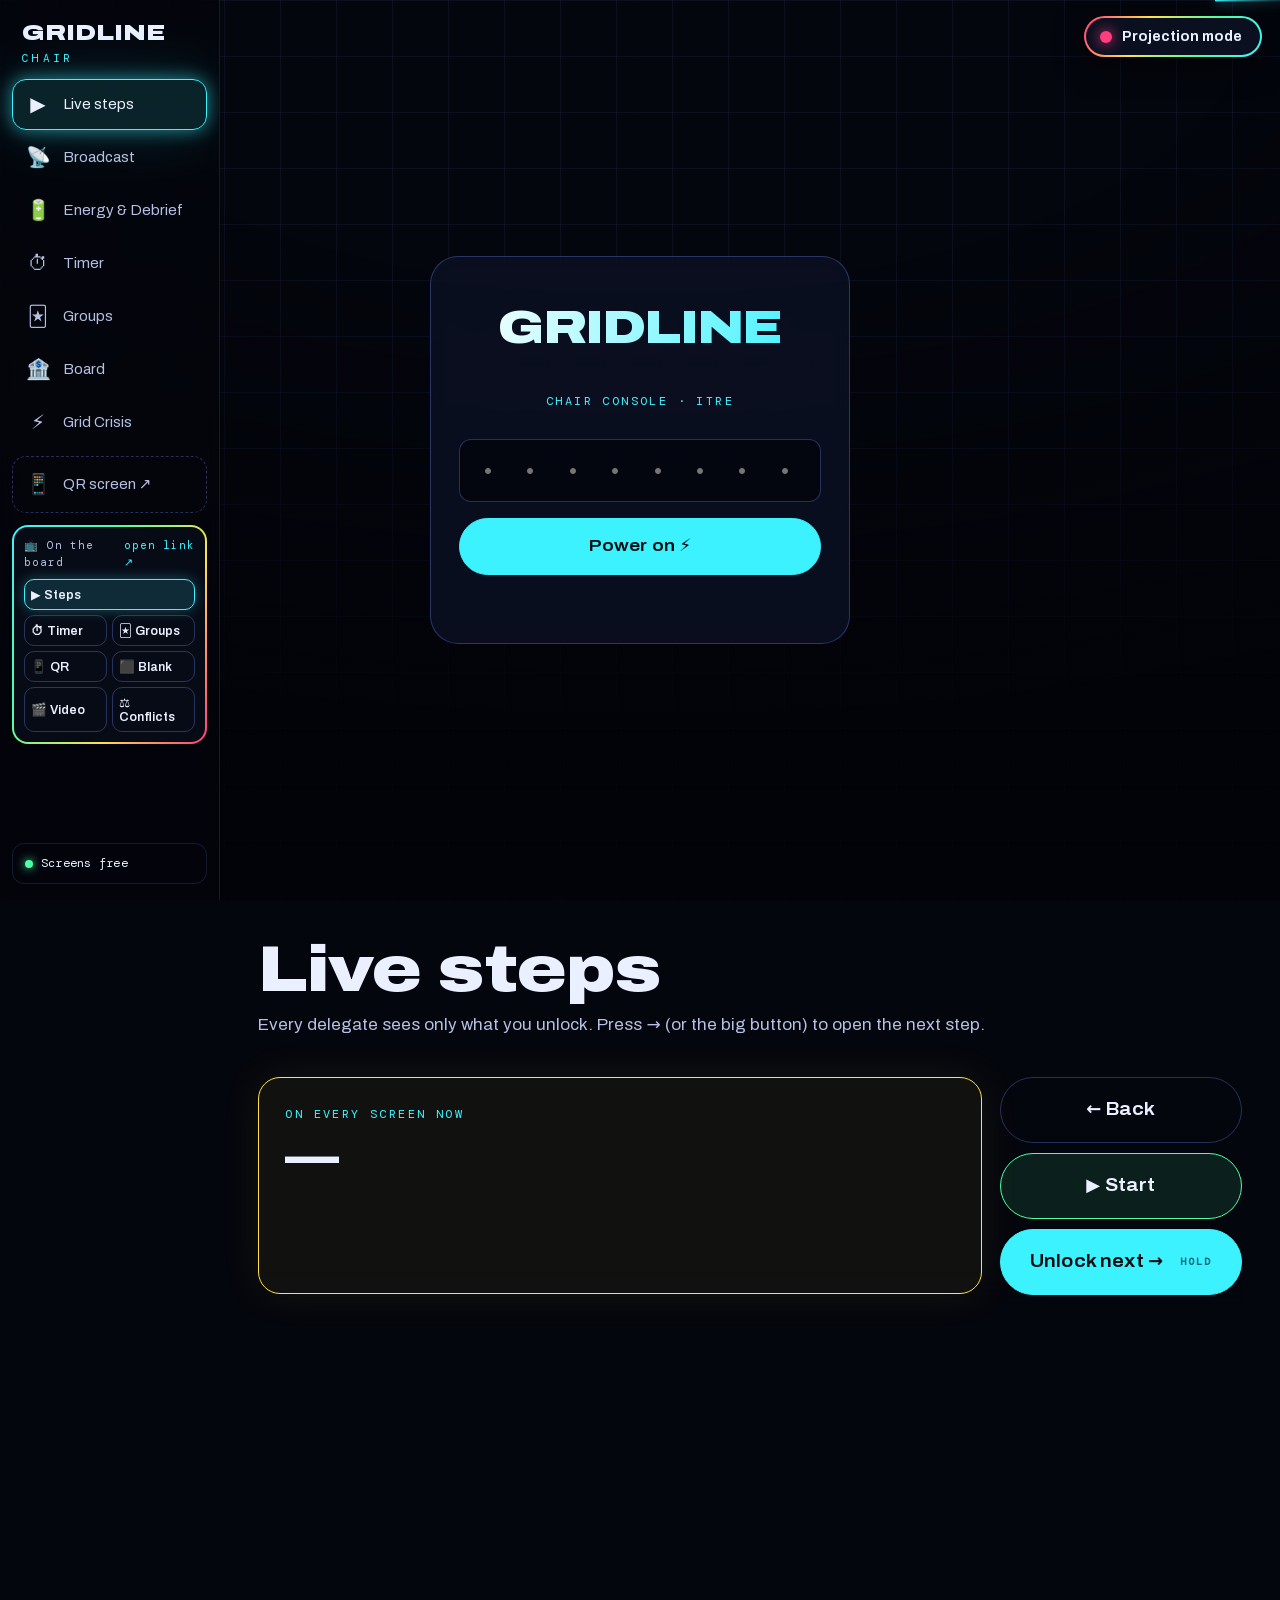
<file: chair/index.html>
<!doctype html>
<html lang="en">
<head>
<meta charset="utf-8">
<meta name="viewport" content="width=device-width, initial-scale=1, viewport-fit=cover">
<meta name="robots" content="noindex, nofollow">
<title>Gridline · Chair Console</title>
<meta name="theme-color" content="#04060d">
<link rel="icon" href="../assets/img/favicon.svg" type="image/svg+xml">
<link rel="stylesheet" href="../assets/css/fonts.css">
<link rel="stylesheet" href="../assets/css/base.css?v=2">
<link rel="stylesheet" href="chair.css?v=18">
<link rel="stylesheet" href="../assets/css/interact.css?v=9">
</head>
<body>
<canvas id="grid-bg" aria-hidden="true"></canvas>
<div class="vignette" aria-hidden="true"></div>

<!-- PIN gate -->
<div class="gate" id="gate">
  <form class="gate-box" id="gate-form" autocomplete="off">
    <div class="g-logo">GRIDLINE</div>
    <p class="mono kicker">Chair console · ITRE</p>
    <label class="sr" for="pin">Chair PIN</label>
    <input id="pin" class="pin" type="password" inputmode="text" placeholder="• • • • • • • •" autocomplete="off" maxlength="32" required>
    <button class="btn solid" type="submit">Power on ⚡</button>
    <p class="gate-err mono" id="gate-err"></p>
  </form>
</div>

<div class="app" id="app" hidden>
  <aside class="rail">
    <div class="r-brand">GRIDLINE<small class="mono">CHAIR</small></div>
    <nav class="tabs" id="tabs">
      <button data-tab="steps" class="on"><i>▶️</i><span>Live steps</span></button>
      <button data-tab="broadcast"><i>📡</i><span>Broadcast</span></button>
      <button data-tab="energy"><i>🔋</i><span>Energy &amp; Debrief</span></button>
      <button data-tab="timer"><i>⏱</i><span>Timer</span></button>
      <button data-tab="groups"><i>🃏</i><span>Groups</span></button>
      <button data-tab="board"><i>🏦</i><span>Board</span></button>
      <button data-tab="crisis"><i>⚡</i><span>Grid Crisis</span></button>
      <button data-tab="plan" data-private><i>🗓</i><span>Plan</span></button>
      <a class="qr-link" href="../qr/" target="_blank" rel="noopener"><i>📱</i><span>QR screen ↗</span></a>
    </nav>
    <div class="r-board">
      <div class="rb-h mono">📺 On the board <a href="../board/" target="_blank" rel="noopener">open link ↗</a></div>
      <div class="rb-seg" id="rb-seg">
        <button data-bm="step" class="on">▶️ Steps</button><button data-bm="timer">⏱ Timer</button><button data-bm="groups">🃏 Groups</button><button data-bm="qr">📱 QR</button><button data-bm="blank">⬛ Blank</button><button data-bm="video">🎬 Video</button><button data-bm="conflict">⚖ Conflicts</button>
      </div>
      <div class="rb-vid" id="rb-vid" hidden>
        <div class="rb-vlist"><button data-v="water">💧 Energy &amp; water</button><button data-v="eu">🇪🇺 EU in 80 s</button><button data-v="to">⚡ Topic (8 min)</button><button data-v="blackout">🌃 Lumen Valley</button><button data-v="lego">🧱 Lego method</button><button data-v="aim">🎯 Aim statement</button><button data-v="because">✍️ Because clauses</button><button data-v="who">👥 Who can act?</button><button data-v="byc">🔢 By clauses</button><button data-v="ga">🏛 How GA works</button></div>
        <div class="rb-vctl"><button data-c="play">▶</button><button data-c="pause">⏸</button><button data-c="restart">⟲</button></div>
      </div>
      <div class="rb-vid" id="rb-cf" hidden>
        <div class="rb-vlist rb-cfl"><button data-cf="all">All 4</button><button data-cf="A">A · Climate</button><button data-cf="B">B · Grid</button><button data-cf="C">C · Transparency</button><button data-cf="D">D · Binding</button></div>
      </div>
    </div>
    <div class="r-energy mono" id="r-energy" hidden>🔋 Meter open · <b>0</b></div>
    <div class="r-state mono" id="r-state"><i class="dot"></i><span>Screens free</span></div>
  </aside>

  <button class="pm-btn" id="pm-btn" type="button" aria-pressed="true"><i></i><span></span></button>
  <main class="stage">

    <!-- ===== LIVE STEPS ===== -->
    <section class="pane on" data-pane="steps">
      <header class="p-head"><h1>Live steps</h1><p>Every delegate sees only what you unlock. Press → (or the big button) to open the next step.</p></header>
      <div class="ls-top">
        <div class="ls-now" id="ls-now">
          <span class="mono kicker" id="ls-meta">On every screen now</span>
          <h2 id="ls-title">—</h2>
          <p class="mono muted" id="ls-since"></p>
        </div>
        <div class="ls-ctrl">
          <button class="btn ghost big" id="ls-prev">← Back</button>
          <button class="btn green big" id="ls-start">▶ Start</button>
          <button class="btn ghost big" id="ls-bpage" hidden>📺 Board: Continue →</button>
          <button class="btn solid big" id="ls-next">Unlock next →</button>
        </div>
      </div>
      <div class="ls-up mono" id="ls-up" data-private></div>
      <div class="ls-ia" id="ls-ia-wrap" hidden><div class="ls-ia-bar"><span class="mono">📊 Live answers for this step</span><span><button class="btn green" id="ls-ia-go">▶ Start game</button> <button class="btn ghost" id="ls-ia-clear">Clear answers</button> <button class="btn solid" id="ls-ia-full">⛶ Projector</button></span></div><div id="ls-ia"></div></div>
      <div class="ls-list" id="ls-list" data-private></div>
    </section>

    <!-- ===== ENERGY METER ===== -->
    <section class="pane" data-pane="energy" id="en-pane">
      <header class="p-head"><h1>Energy &amp; Debrief</h1><p data-private>Opens a half-circle on every phone. Delegates never see results. Results and names show only in private mode — switch with the button top right.</p></header>
      <div class="en-ctl">
        <div><span class="mono kicker">Status</span><h2 id="en-state">—</h2></div>
        <input id="en-label" maxlength="60" placeholder="Note for yourself (optional) — e.g. after lunch">
        <button class="btn solid big" id="en-open">🔋 Open on every phone</button>
        <button class="btn pink big" id="en-close" hidden>Close</button>
      </div>
      <div class="en-ctl en-dbc">
        <div><span class="mono kicker">Debrief</span><h2>🗣 1–5 on every phone</h2></div>
        <input id="db-q" maxlength="140" placeholder="Question — How was today for you?">
        <button class="btn big db-open" id="db-open">🗣 Open debrief</button>
      </div>
      <div class="en-proj" data-public-only>
        <div class="en-proj-ic">🔋</div>
        <h2 id="en-proj-t">Grab your phone — how charged are you?</h2>
        <p class="mono" id="en-proj-n"></p>
      </div>
      <div class="en-grid" data-private>
        <div class="en-card">
          <div class="en-top"><span class="mono kicker" id="en-which">—</span><span class="mono" id="en-n">0 answers</span></div>
          <svg class="en-gauge priv" viewBox="0 0 200 118" aria-hidden="true">
            <defs><linearGradient id="enGradC" x1="20" y1="0" x2="180" y2="0" gradientUnits="userSpaceOnUse">
        <stop offset="0" stop-color="#ff3d7f"/><stop offset=".28" stop-color="#ff9a3d"/><stop offset=".52" stop-color="#ffe14d"/><stop offset=".76" stop-color="#4dffa6"/><stop offset="1" stop-color="#3df2ff"/></linearGradient></defs>
            <path d="M20 100 A80 80 0 0 1 180 100" fill="none" stroke="url(#enGradC)" opacity=".16" stroke-width="18" stroke-linecap="round"/>
            <path id="en-arc" d="M20 100 A80 80 0 0 1 180 100" fill="none" stroke-width="18" stroke-linecap="round" stroke-dasharray="251.33" stroke-dashoffset="251.33"/>
            <text id="en-avg" x="100" y="96" text-anchor="middle">—</text>
          </svg>
          <div class="en-bins priv" id="en-bins"></div>
          <div class="en-binl mono"><span>🪫 0</span><span>100 ⚡</span></div>
        </div>
        <div class="en-card">
          <div class="en-top"><span class="mono kicker">Who marked what</span><span class="mono" id="en-pn"></span></div>
          <div class="en-people" id="en-people"></div>
          <p class="en-miss mono" id="en-miss"></p>
        </div>
        <div class="en-card">
          <span class="mono kicker">History (saved)</span>
          <table class="en-hist"><thead><tr><th>When</th><th>Note</th><th>n</th><th>Avg</th></tr></thead><tbody id="en-hist"></tbody></table>
        </div>
      </div>
    </section>

    <!-- ===== BROADCAST ===== -->
    <section class="pane" data-pane="broadcast">
      <header class="p-head"><h1>Broadcast</h1><p>Take over every delegate's screen. Nobody can close it — only you.</p></header>
      <div class="status-card" id="status-card">
        <div><span class="mono kicker">Now on every screen</span><h2 id="st-title">Nothing — screens are free</h2><p class="mono muted" id="st-meta"></p></div>
        <button class="btn green big" id="release" disabled>Release all screens</button>
      </div>
      <div class="presets">
        <article class="preset" data-kind="gather" style="--c:#3df2ff">
          <div class="pr-ic">🧲</div><h3>Gather in the middle</h3>
          <label class="mono">Meeting time <input type="time" id="gather-time"></label>
          <button class="btn solid send">Send</button>
        </article>
        <article class="preset" data-kind="break" style="--c:#ffe14d">
          <div class="pr-ic">⏰</div><h3>Break is over</h3><p class="muted">"Back to your seats" + voice.</p>
          <button class="btn volt send">Send</button>
        </article>
        <article class="preset" data-kind="phones" style="--c:#ff3d7f">
          <div class="pr-ic">📵</div><h3>Phones down</h3><p class="muted">"Phones down. Eyes up." + voice.</p>
          <button class="btn pink send">Send</button>
        </article>
        <article class="preset" data-kind="lock" style="--c:#9b7bff">
          <div class="pr-ic">🔒</div><h3>Lock screens</h3><p class="muted">Silent. "Eyes on the chair".</p>
          <button class="btn send" style="--c:#9b7bff">Lock</button>
        </article>
        <article class="preset wide" data-kind="custom" style="--c:#4dffa6">
          <div class="pr-ic">✍️</div><h3>Custom message</h3>
          <input id="c-title" maxlength="140" placeholder="Big text (e.g. 5 MINUTES LEFT)">
          <input id="c-body" maxlength="400" placeholder="Small text (optional)">
          <label class="mono">Time (optional) <input type="time" id="c-time"></label>
          <button class="btn green send">Send</button>
        </article>
      </div>
      <p class="mono muted small">Delegates must have the site open (tab can be in the background — it catches up when they come back). Sound plays only after they tapped "plug in" once.</p>
    </section>

    <!-- ===== TIMER ===== -->
    <section class="pane" data-pane="timer">
      <header class="p-head"><h1>Rotation timer</h1><p>Put it on the projector. Last 2 minutes = warning.</p></header>
      <div class="timer" id="timer">
        <svg viewBox="0 0 400 400" aria-hidden="true"><circle class="t-track" cx="200" cy="200" r="180"/><circle class="t-run" id="t-run" cx="200" cy="200" r="180"/></svg>
        <div class="t-mid"><div class="t-label mono" id="t-label">WRITING IN GROUPS</div><div class="t-time mono" id="t-time">20:00</div><div class="t-sub mono" id="t-sub">ready</div></div>
      </div>
      <div class="t-ctrl">
        <div class="seg" id="t-presets">
          <button data-m="10" data-l="BRAINSTORM">10</button><button data-m="3" data-l="SPLIT INTO GROUPS">3</button>
          <button data-m="20" data-l="WRITING IN GROUPS" class="on">20</button><button data-m="12" data-l="BANK · HOSPITAL · GRAVEYARD">12</button>
          <button data-m="5" data-l="BREAK">5</button><button data-m="1.5" data-l="PRESENT · 90 s">1.5</button>
        </div>
        <div class="t-btns"><button class="btn solid big" id="t-go">Start</button><button class="btn ghost" id="t-reset">Reset</button><button class="btn ghost" id="t-plus">+1 min</button><button class="btn ghost fs" data-fs="timer">⛶ Fullscreen</button></div>
      </div>
    </section>

    <!-- ===== GROUPS ===== -->
    <section class="pane" data-pane="groups">
      <header class="p-head"><h1>Random groups</h1><p>Shuffle the A/B/C/D cards. Every round, new mix.</p></header>
      <div class="g-in">
        <textarea data-private id="g-names" rows="4" placeholder="Delegate names, one per line or comma separated (saved on this device)"></textarea>
        <div class="g-side">
          <p class="mono muted" id="g-rule"></p>
          <button class="btn volt big" id="g-shuffle">Shuffle ⚡</button>
          <button class="btn solid" id="g-balanced">⚖ Balanced groups</button>
          <button class="btn ghost fs" data-fs="groups-out">⛶ Fullscreen</button>
        </div>
      </div>
      <div class="g-out" id="groups-out"></div>
    </section>

    <!-- ===== BOARD ===== -->
    <section class="pane" data-pane="board">
      <header class="p-head"><h1>Bank · Hospital · Graveyard</h1><p>Drag each idea into a box. Hospital ideas go to the next round.</p></header>
      <form class="b-add" id="b-add"><input id="b-text" maxlength="160" placeholder="Type an idea / clause and press Enter"><select id="b-grp"><option>A</option><option>B</option><option>C</option><option>D</option></select><button class="btn solid">Add</button></form>
      <div class="board" id="board">
        <div class="col inbox" data-col="inbox"><h3>📥 New <span class="n"></span></h3><div class="drop"></div></div>
        <div class="col bank" data-col="bank"><h3>🏦 Bank <span class="n"></span></h3><div class="drop"></div></div>
        <div class="col hosp" data-col="hosp"><h3>🏥 Hospital <span class="n"></span></h3><div class="drop"></div></div>
        <div class="col grave" data-col="grave"><h3>⚰️ Graveyard <span class="n"></span></h3><div class="drop"></div></div>
      </div>
      <div class="b-foot"><span class="mono muted" id="b-round">Round 1</span><button class="btn ghost" id="b-next">Next round → Hospital back to New</button><button class="btn ghost fs" data-fs="board">⛶ Fullscreen</button><button class="btn ghost pink" id="b-clear">Clear board</button></div>
    </section>

    <!-- ===== GRID CRISIS ===== -->
    <section class="pane" data-pane="crisis">
      <header class="p-head"><h1>Grid Crisis: Blackout</h1><p>Projector panel. Enter the secret MW, then reveal.</p></header>
      <div class="gc" id="gc">
        <div class="gc-top">
          <div class="gc-round mono">ROUND <b id="gc-r">1</b></div>
          <div class="gc-cap mono">CAPACITY <b id="gc-capv">100</b> MW</div>
        </div>
        <div class="gc-bar" id="gc-bar">
          <span class="seg-t" id="gc-t"></span><span class="seg-c" id="gc-c"></span>
          <i class="gc-line" id="gc-line"></i>
          <div class="gc-read mono" id="gc-read">0 MW</div>
        </div>
        <div class="gc-in">
          <label style="--c:#3df2ff"><span>TechNova draws</span><input type="number" id="gc-tin" min="0" max="200" inputmode="numeric" placeholder="MW"></label>
          <label style="--c:#ffe14d"><span>The City draws</span><input type="number" id="gc-cin" min="0" max="200" inputmode="numeric" placeholder="MW"></label>
          <button class="btn pink big" id="gc-reveal">Reveal ⚡</button>
        </div>
        <div class="gc-events">
          <span class="mono muted">Capacity events</span>
          <button data-d="-15">🔥 Heatwave −15</button><button data-d="-10">🛠 Maintenance −10</button>
          <button data-d="10">☀️ Solar noon +10</button><button data-d="20">🌬 Wind surge +20</button><button data-d="0" data-reset>↺ 100</button>
        </div>
        <div class="gc-score" id="gc-score"></div>
        <div class="gc-foot"><button class="btn ghost" id="gc-next">Next round →</button><button class="btn ghost fs" data-fs="gc">⛶ Fullscreen</button><button class="btn ghost pink" id="gc-new">New game</button></div>
      </div>
    </section>

    <!-- ===== PLAN ===== -->
    <section class="pane" data-pane="plan" data-private>
      <header class="p-head"><h1>Today's plan</h1><p id="pl-sub">Only you can see this.</p></header>
      <div class="pl-days" id="pl-days"></div>
      <div class="pl-now" id="pl-now"></div>
      <div class="pl-blocks" id="pl-blocks"></div>
      <div class="pl-cut">
        <div><h3>✂️ Cut order</h3><ol id="pl-cut"></ol></div>
        <div><h3>🛡 Never cut</h3><ul id="pl-never"></ul></div>
      </div>
    </section>
  </main>
</div>

<div class="gc-blackout" id="gc-blackout"><b>BLACKOUT</b><span class="mono">TOTAL DEMAND EXCEEDED CAPACITY</span></div>

<script>window.GL_BASE = '../';</script>
<script src="../assets/js/motion.js"></script>
<script src="../assets/js/supabase.js"></script>
<script src="../assets/js/config.js?v=1"></script>
<script src="../assets/js/fx.js?v=3"></script>
<script src="../assets/js/alert.js?v=3"></script>
<script src="../assets/js/steps.js?v=22"></script>
<script src="../assets/js/interact.js?v=12"></script>
<script src="plan.js?v=2"></script>
<script src="energy.js?v=5"></script>
<script src="chair.js?v=20"></script>
</body>
</html>
</file>
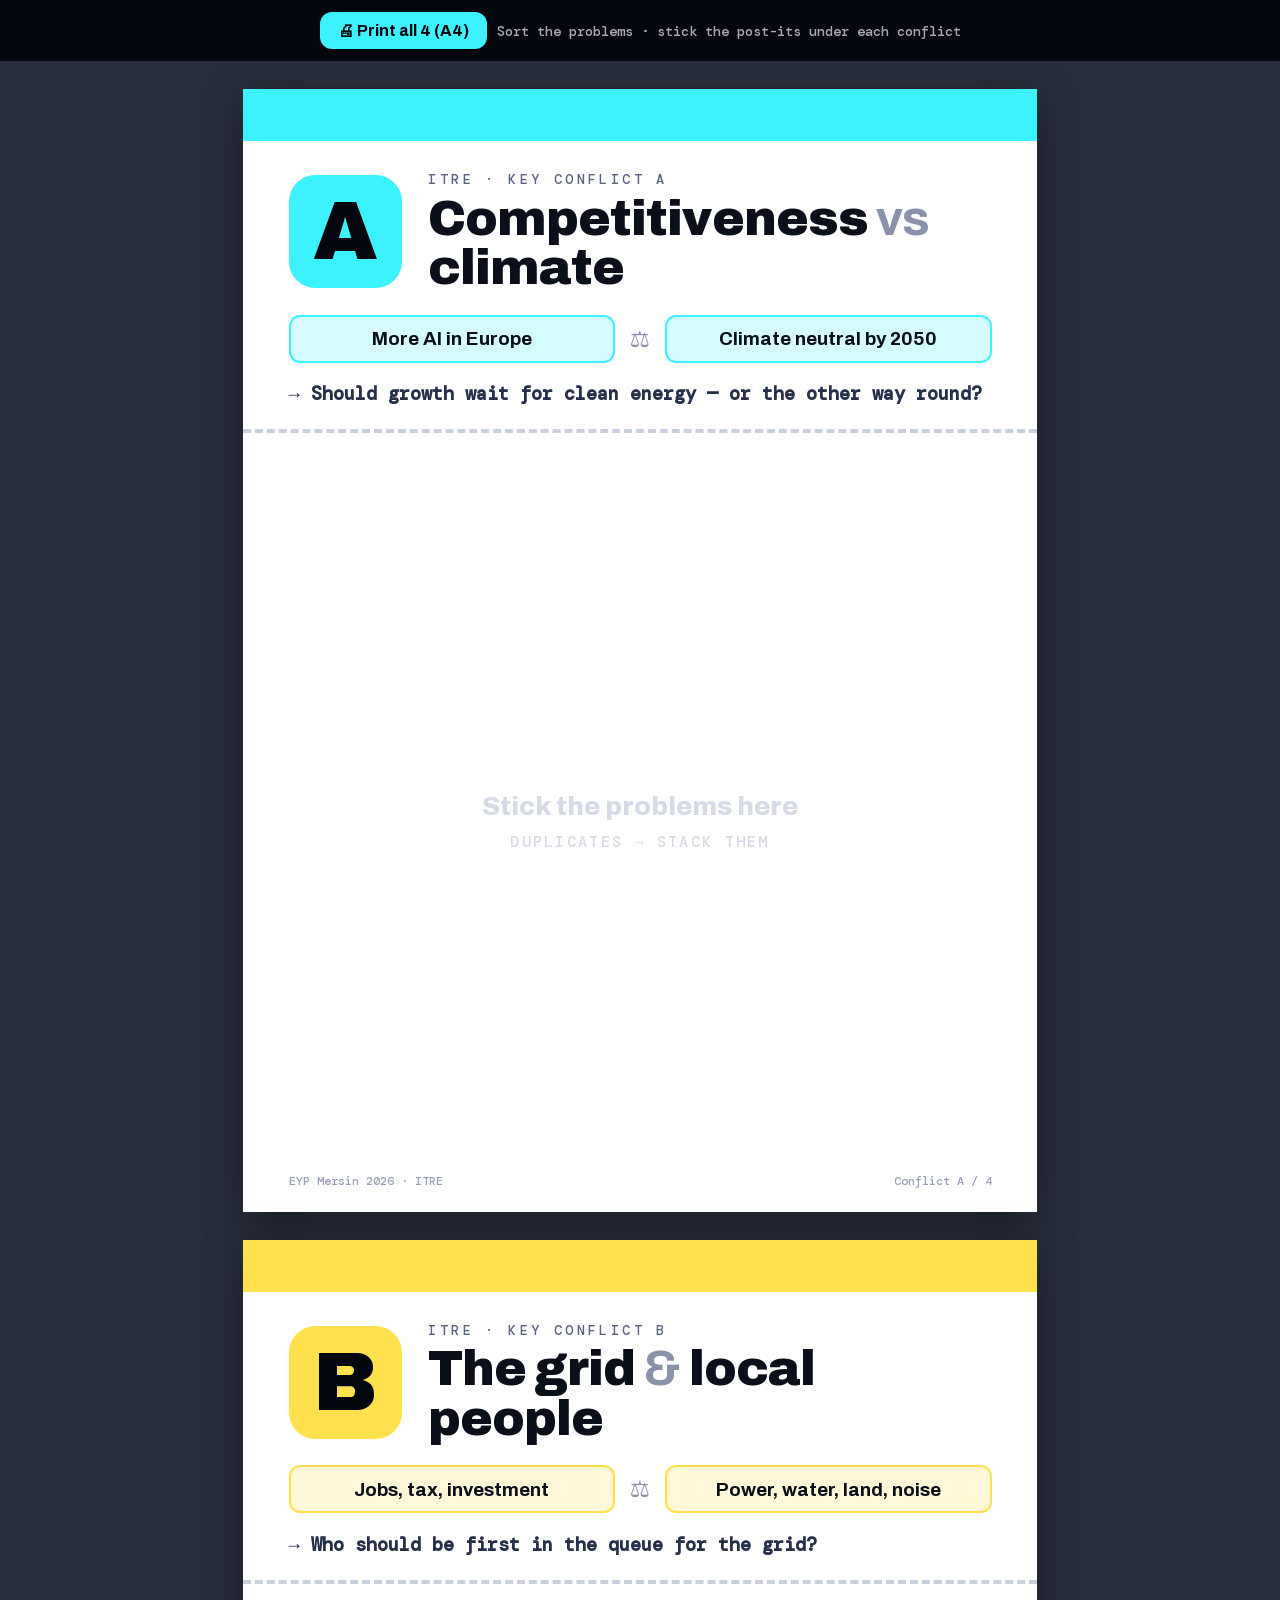
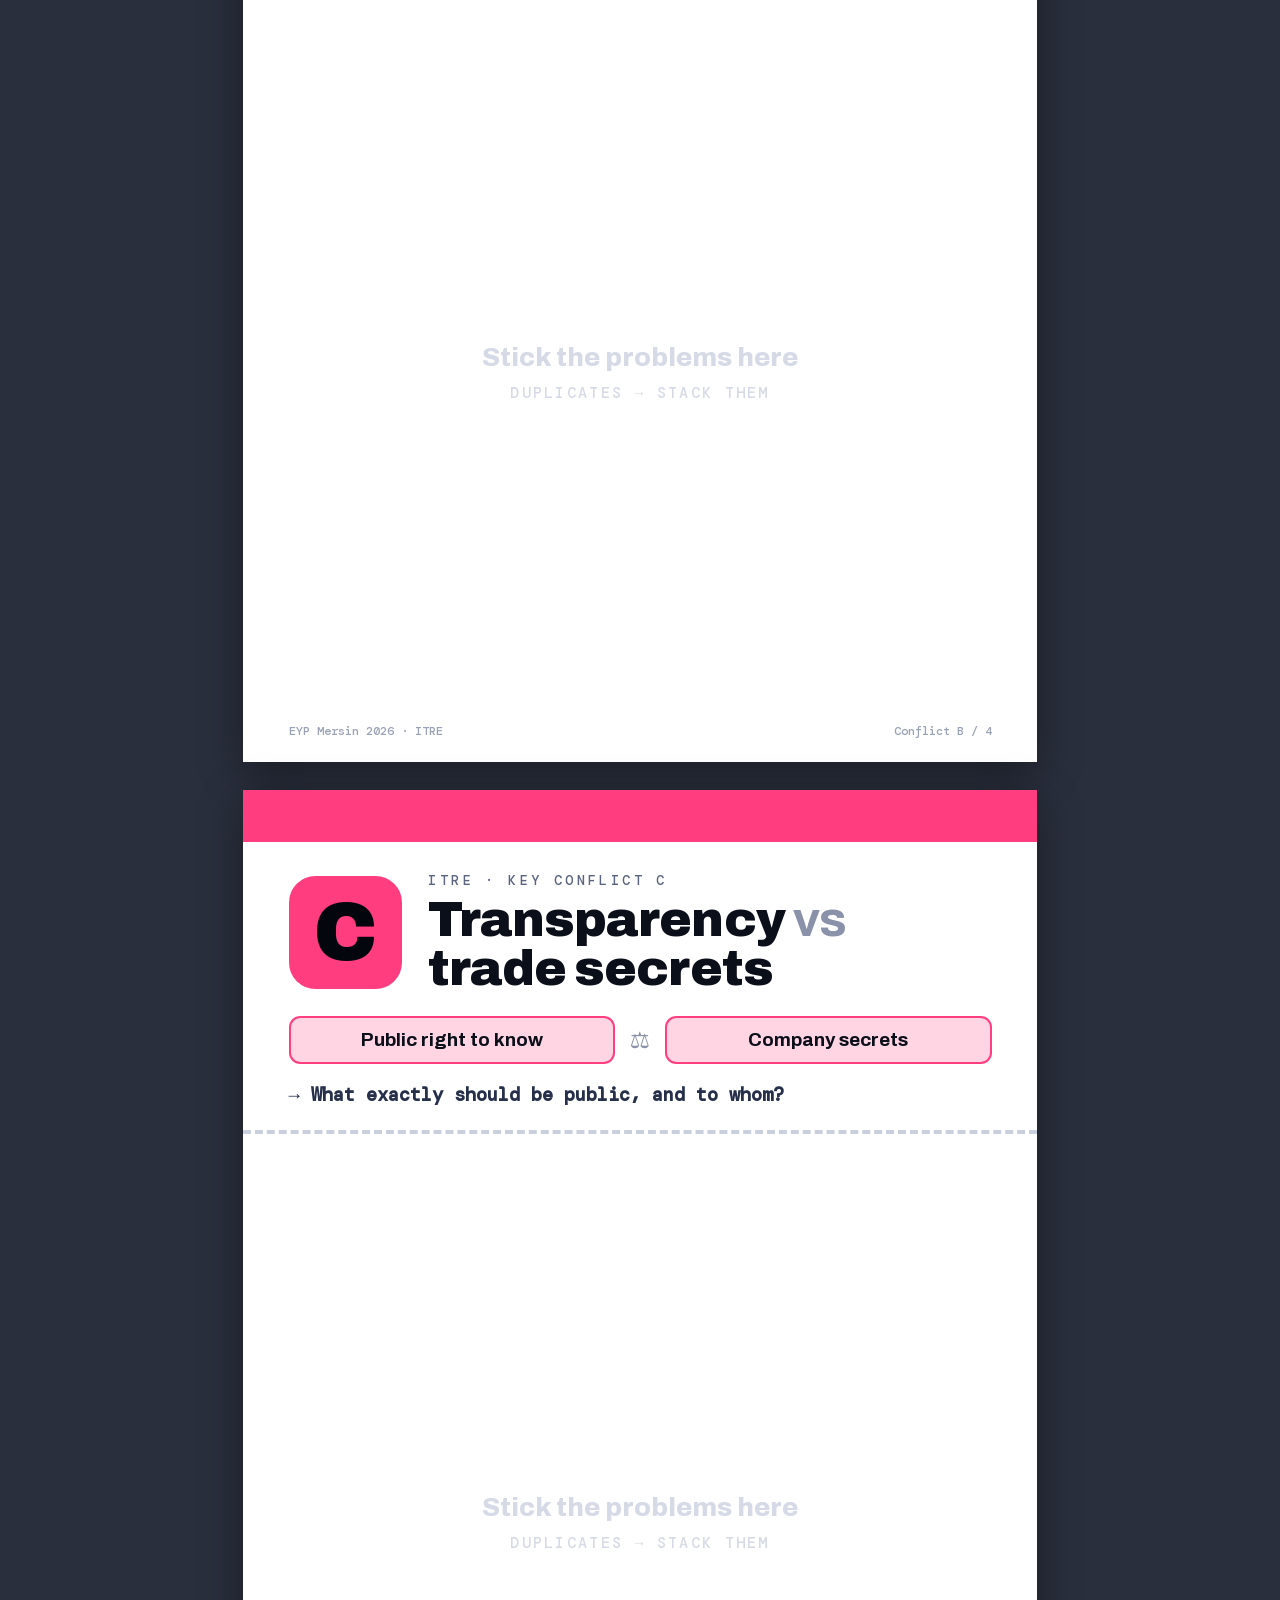
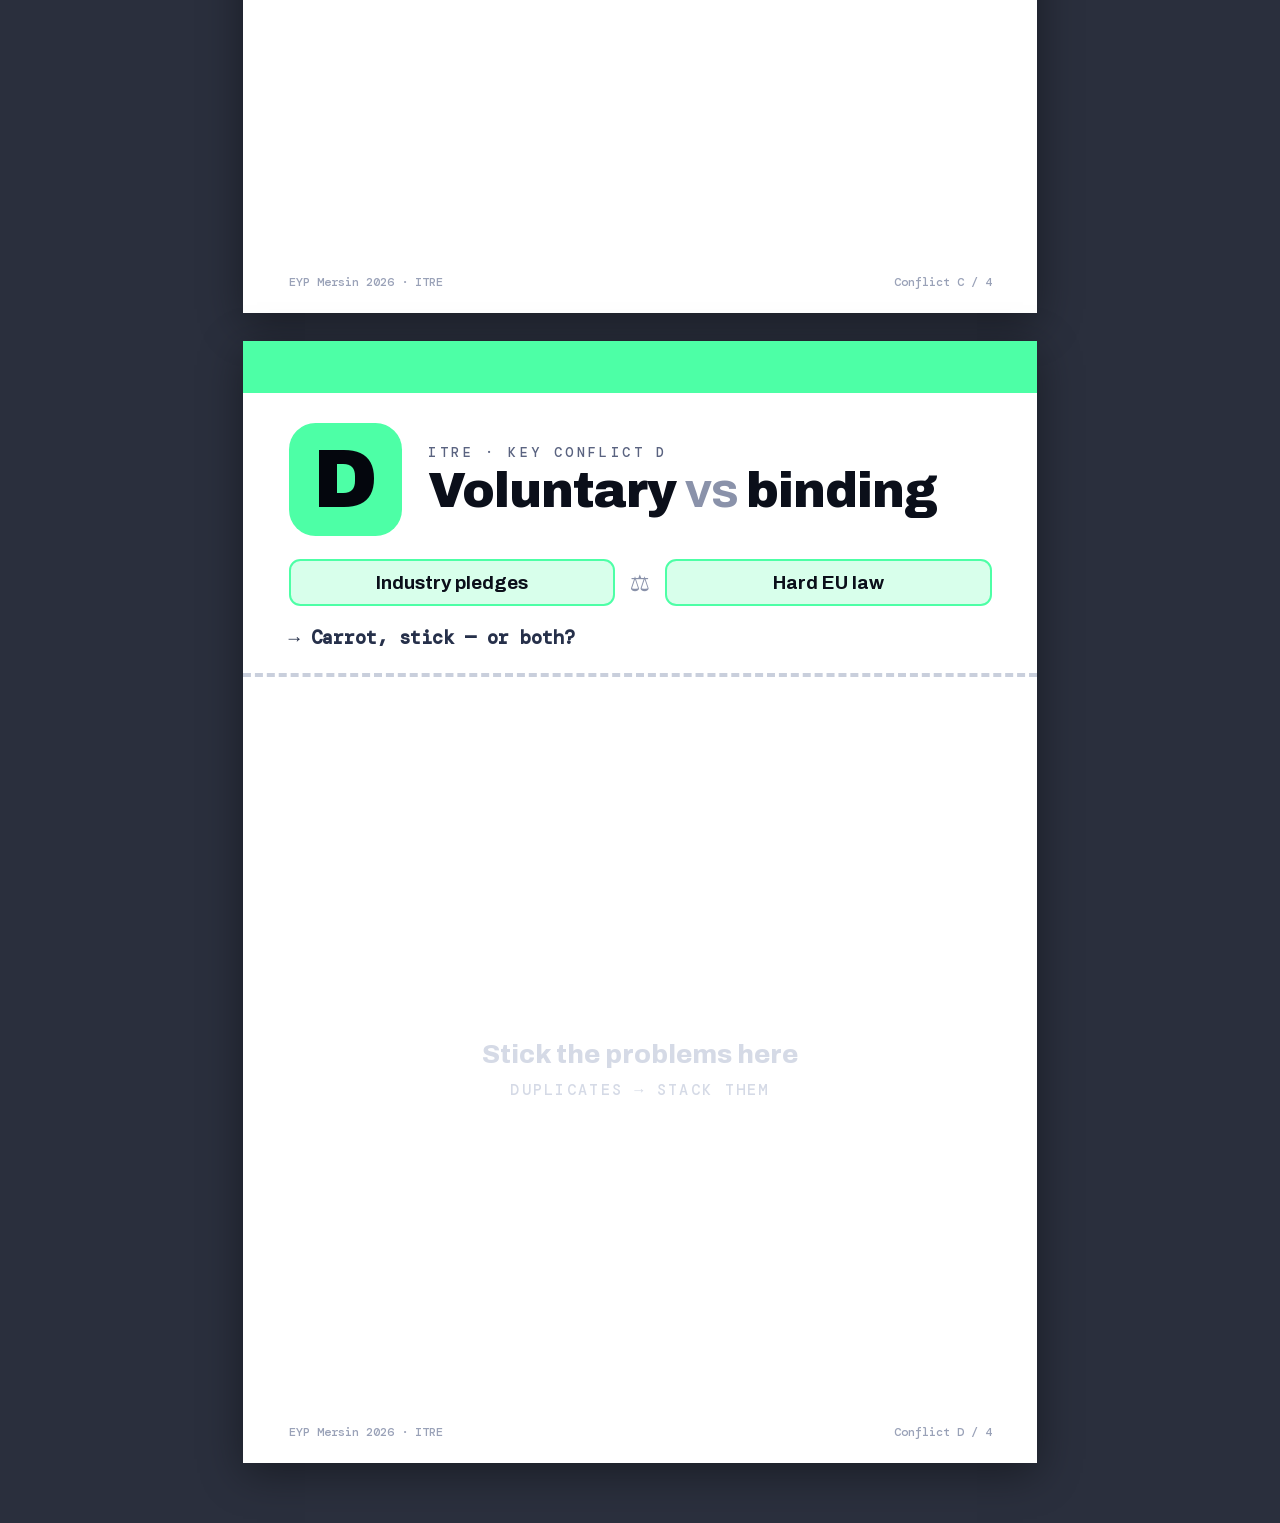
<file: conflicts/index.html>
<!doctype html>
<html lang="en">
<head>
<meta charset="utf-8">
<meta name="viewport" content="width=device-width, initial-scale=1">
<title>4 Key Conflicts · ITRE</title>
<link rel="stylesheet" href="../assets/css/fonts.css">
<style>
:root { --sans:'Archivo',system-ui,sans-serif; --mono:'DM Mono',ui-monospace,monospace; }
* { box-sizing: border-box; }
html, body { margin: 0; background: #2a2f3d; font-family: var(--sans); color: #0b0f1a; }
.bar { position: sticky; top: 0; z-index: 5; display: flex; gap: 10px; justify-content: center; align-items: center; flex-wrap: wrap; padding: 12px 16px; background: #04060d; color: #eaf0ff; font: 500 14px var(--mono); }
.bar button { font: 700 16px var(--sans); padding: 10px 18px; border-radius: 12px; border: 0; background: #3df2ff; color: #04060d; cursor: pointer; }
.bar span { opacity: .7; }
.pages { display: grid; gap: 28px; justify-content: center; padding: 28px 16px 60px; }
.page { width: 210mm; height: 297mm; max-width: calc(100vw - 32px); background: #fff; position: relative; overflow: hidden; display: flex; flex-direction: column; box-shadow: 0 10px 40px rgba(0,0,0,.4); }
.head { border-top: 14mm solid var(--c); padding: 8mm 12mm 6mm; border-bottom: 1.2mm dashed #c9cfdc; }
.top { display: flex; align-items: center; gap: 7mm; }
.letter { flex: none; width: 30mm; height: 30mm; border-radius: 7mm; background: var(--c); display: grid; place-items: center; font: 900 22mm/1 var(--sans); color: #04060d; }
.k { font: 500 3.6mm var(--mono); letter-spacing: .25em; color: #5a6380; }
h1 { margin: 1.5mm 0 0; font-size: 13mm; line-height: 1; font-weight: 900; letter-spacing: -.02em; }
h1 i { font-style: normal; color: #8a92aa; font-weight: 700; }
.beam { display: flex; align-items: center; gap: 4mm; margin-top: 6mm; font: 700 5mm var(--sans); }
.beam span { flex: 1; padding: 3mm 4mm; border-radius: 3mm; background: color-mix(in srgb, var(--c) 22%, #fff); border: .6mm solid var(--c); text-align: center; }
.beam b { font: 900 6mm var(--sans); color: #8a92aa; }
.ask { margin: 5mm 0 0; font: 600 5mm var(--mono); color: #26304a; }
.zone { flex: 1; position: relative; display: grid; place-items: center; }
.zone p { margin: 0; text-align: center; font: 800 7mm var(--sans); color: #d5dae6; }
.zone p small { display: block; margin-top: 3mm; font: 500 4mm var(--mono); letter-spacing: .15em; }
.foot { position: absolute; left: 12mm; right: 12mm; bottom: 6mm; display: flex; justify-content: space-between; font: 500 3.2mm var(--mono); color: #9aa2b8; }
@media print {
  @page { size: A4 portrait; margin: 0; }
  html, body { background: #fff; }
  .bar { display: none; }
  .pages { display: block; padding: 0; }
  .page { box-shadow: none; max-width: none; page-break-after: always; break-after: page; }
  .page:last-child { page-break-after: auto; break-after: auto; }
  * { -webkit-print-color-adjust: exact; print-color-adjust: exact; }
}
</style>
</head>
<body>
<div class="bar"><button onclick="print()">🖨 Print all 4 (A4)</button><span>Sort the problems · stick the post-its under each conflict</span></div>
<div class="pages" id="pages"></div>
<script>
const C = [
  ['A', '#3df2ff', 'Competitiveness <i>vs</i> climate', 'More AI in Europe', 'Climate neutral by 2050', 'Should growth wait for clean energy — or the other way round?'],
  ['B', '#ffe14d', 'The grid <i>&amp;</i> local people', 'Jobs, tax, investment', 'Power, water, land, noise', 'Who should be first in the queue for the grid?'],
  ['C', '#ff3d7f', 'Transparency <i>vs</i> trade secrets', 'Public right to know', 'Company secrets', 'What exactly should be public, and to whom?'],
  ['D', '#4dffa6', 'Voluntary <i>vs</i> binding', 'Industry pledges', 'Hard EU law', 'Carrot, stick — or both?'],
];
const only = (new URLSearchParams(location.search).get('c') || '').toUpperCase();
document.getElementById('pages').innerHTML = C.filter(c => !only || c[0] === only).map(([l, col, t, a, b, q]) => `
  <section class="page" style="--c:${col}">
    <div class="head">
      <div class="top"><div class="letter">${l}</div><div><div class="k">ITRE · KEY CONFLICT ${l}</div><h1>${t}</h1></div></div>
      <div class="beam"><span>${a}</span><b>⚖</b><span>${b}</span></div>
      <p class="ask">→ ${q}</p>
    </div>
    <div class="zone"><p>Stick the problems here<small>DUPLICATES → STACK THEM</small></p></div>
    <div class="foot"><span>EYP Mersin 2026 · ITRE</span><span>Conflict ${l} / 4</span></div>
  </section>`).join('');
</script>
</body>
</html>
</file>
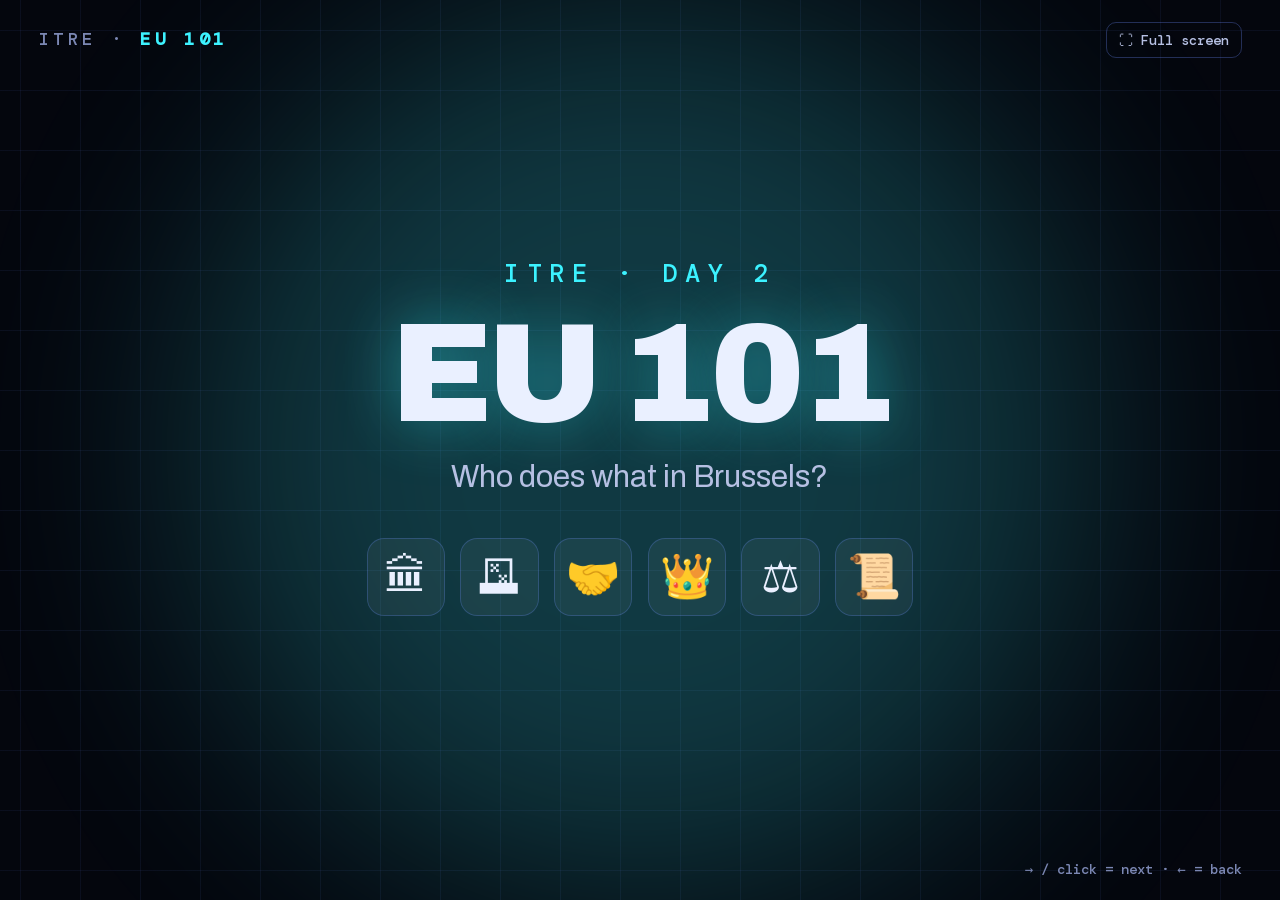
<file: eu101/index.html>
<!doctype html>
<html lang="en">
<head>
<meta charset="utf-8">
<meta name="viewport" content="width=device-width, initial-scale=1">
<title>EU 101 · ITRE</title>
<link rel="stylesheet" href="../assets/css/fonts.css">
<style>
:root { --bg:#04060d; --ink:#eaf0ff; --ink-2:#b6c0e3; --muted:#7b87b3; --cyan:#3df2ff; --volt:#ffe14d; --pink:#ff3d7f; --green:#4dffa6; --violet:#9b7bff; --orange:#ff8a3d;
  --sans:'Archivo',system-ui,sans-serif; --mono:'DM Mono',ui-monospace,monospace; }
* { box-sizing: border-box; }
html, body { margin: 0; height: 100%; background: var(--bg); color: var(--ink); font-family: var(--sans); overflow: hidden; user-select: none; -webkit-tap-highlight-color: transparent; }
body::before { content: ''; position: fixed; inset: -50%; background-image: linear-gradient(rgba(110,140,255,.07) 1px, transparent 1px), linear-gradient(90deg, rgba(110,140,255,.07) 1px, transparent 1px); background-size: 60px 60px; animation: drift 40s linear infinite; }
@keyframes drift { to { transform: translate(60px, 60px); } }
.glow { position: fixed; width: 70vmax; height: 70vmax; border-radius: 50%; filter: blur(120px); opacity: .22; background: var(--c, var(--cyan)); left: 50%; top: 50%; transform: translate(-50%, -50%); transition: background .8s; pointer-events: none; }
.slide { position: fixed; inset: 0; display: grid; place-items: center; padding: 7vh 7vw 10vh; visibility: hidden; }
.slide.on { visibility: visible; }
.top { position: fixed; left: 3vw; top: 3vh; font: 500 clamp(12px, 1.4vw, 22px) var(--mono); letter-spacing: .2em; color: var(--muted); z-index: 2; }
.top b { color: var(--c, var(--cyan)); }
.bar { position: fixed; left: 0; bottom: 0; height: 6px; background: var(--c, var(--cyan)); box-shadow: 0 0 20px var(--c, var(--cyan)); transition: width .5s cubic-bezier(.2,.8,.2,1), background .8s; z-index: 2; }
.hint { position: fixed; right: 3vw; bottom: 2.4vh; font: 500 clamp(11px, 1.1vw, 18px) var(--mono); color: var(--muted); z-index: 2; }
.fs { position: fixed; right: 3vw; top: 2.4vh; z-index: 3; background: none; border: 1px solid rgba(110,140,255,.3); color: var(--ink-2); font: 500 14px var(--mono); padding: 8px 12px; border-radius: 10px; cursor: pointer; }
/* title */
.title { text-align: center; }
.title .k { font: 500 clamp(16px, 2vw, 32px) var(--mono); letter-spacing: .3em; color: var(--cyan); }
.title h1 { margin: 2vh 0; font-size: clamp(60px, 11vw, 220px); line-height: .95; font-weight: 900; letter-spacing: -.03em; text-shadow: 0 0 60px rgba(61,242,255,.4); }
.title p { font-size: clamp(20px, 2.4vw, 44px); color: var(--ink-2); margin: 0; }
.chips { display: flex; flex-wrap: wrap; gap: 1.2vw; justify-content: center; margin-top: 5vh; max-width: 80vw; }
.chips span { font-size: clamp(26px, 3.4vw, 60px); width: 1.8em; height: 1.8em; display: grid; place-items: center; border-radius: 22%; background: rgba(255,255,255,.05); border: 1px solid rgba(110,140,255,.25); }
/* term */
.term { width: min(1500px, 100%); display: grid; grid-template-columns: auto 1fr; gap: 4vw; align-items: center; }
.ic { font-size: clamp(90px, 14vw, 280px); width: 1.35em; height: 1.35em; display: grid; place-items: center; border-radius: 28%; border: 4px solid var(--c); background: radial-gradient(circle at 35% 30%, color-mix(in srgb, var(--c) 35%, transparent), transparent 70%); box-shadow: 0 0 60px color-mix(in srgb, var(--c) 45%, transparent); animation: bob 3s ease-in-out infinite; }
@keyframes bob { 50% { transform: translateY(-14px) rotate(-3deg); } }
.no { font: 500 clamp(14px, 1.6vw, 26px) var(--mono); letter-spacing: .2em; color: var(--c); }
.term h2 { margin: 1vh 0 2vh; font-size: clamp(48px, 7vw, 140px); line-height: .98; font-weight: 900; letter-spacing: -.02em; }
.guess { font-size: clamp(24px, 3vw, 56px); color: var(--volt); font-weight: 800; }
.def { font-size: clamp(24px, 2.9vw, 54px); line-height: 1.25; font-weight: 600; color: var(--ink); margin: 0; }
.ex { margin-top: 3vh; padding: 2.2vh 2vw; border-radius: 22px; border: 2px solid color-mix(in srgb, var(--c) 60%, transparent); background: color-mix(in srgb, var(--c) 10%, transparent); font-size: clamp(20px, 2.4vw, 44px); line-height: 1.3; }
.ex b { display: block; font: 500 clamp(12px, 1.3vw, 22px) var(--mono); letter-spacing: .2em; color: var(--c); margin-bottom: .6vh; }
.hide { display: none; }
@media (max-aspect-ratio: 1/1) { .term { grid-template-columns: 1fr; text-align: center; } .ic { margin: 0 auto; } }

.sl { width: min(1550px, 100%); }
.sl .k { font: 500 clamp(14px, 1.7vw, 28px) var(--mono); letter-spacing: .22em; color: var(--c); }
.sl h2 { margin: 1.2vh 0 3vh; font-size: clamp(44px, 6.4vw, 124px); line-height: .98; font-weight: 900; letter-spacing: -.02em; }
.row { display: grid; grid-template-columns: auto 1fr; gap: 3.5vw; align-items: center; }
.pts { margin: 0; padding: 0; list-style: none; display: grid; gap: 2vh; }
.pts li { font-size: clamp(22px, 2.6vw, 50px); line-height: 1.25; font-weight: 600; padding-left: 1.3em; position: relative; }
.pts li::before { content: '▸'; position: absolute; left: 0; color: var(--c); }
.pts li b { color: var(--c); }
.grid4 { display: grid; grid-template-columns: repeat(4, 1fr); gap: 1.6vw; }
.grid3 { display: grid; grid-template-columns: repeat(3, 1fr); gap: 1.6vw; }
.card { padding: 3vh 1.6vw; border-radius: 24px; border: 3px solid var(--cc, var(--c)); background: color-mix(in srgb, var(--cc, var(--c)) 10%, transparent); box-shadow: 0 0 40px color-mix(in srgb, var(--cc, var(--c)) 25%, transparent); }
.card .e { font-size: clamp(40px, 5vw, 96px); }
.card h3 { margin: 1vh 0; font-size: clamp(24px, 2.6vw, 50px); font-weight: 900; color: var(--cc, var(--c)); }
.card p { margin: 0; font-size: clamp(16px, 1.75vw, 32px); line-height: 1.3; color: var(--ink); }
.flow { display: flex; align-items: center; justify-content: center; gap: 1.2vw; flex-wrap: nowrap; }
.flow .card { flex: 1; text-align: center; }
.arrow { font-size: clamp(30px, 4vw, 80px); color: var(--c); animation: pulse 1.4s ease-in-out infinite; }
@keyframes pulse { 50% { transform: translateX(10px); opacity: .5; } }
.title .q { max-width: 22ch; margin: 3vh auto 0; color: var(--ink); font-size: clamp(32px, 4.6vw, 88px); font-weight: 800; line-height: 1.15; }
.a { margin-top: 5vh; display: inline-block; font-size: clamp(24px, 3vw, 56px); font-weight: 900; padding: 1.6vh 2.4vw; border-radius: 22px; background: var(--c); color: #04060d; box-shadow: 0 0 60px var(--c); }
.warn { margin-top: 3vh; padding: 2vh 2vw; border-radius: 20px; border: 2px dashed var(--pink); color: var(--ink); font-size: clamp(18px, 2.1vw, 40px); }
.warn b { color: var(--pink); }
.big { font-size: clamp(80px, 13vw, 260px); font-weight: 900; line-height: .9; color: var(--c); text-shadow: 0 0 60px var(--c); }
@media (max-aspect-ratio: 4/3) { .flow { flex-wrap: wrap; } .flow .card { flex: 1 1 40%; } .flow .arrow { display: none; } .grid4 { grid-template-columns: repeat(2, 1fr); } }
[data-b] { visibility: hidden; }
.slide.on [data-b].shown { visibility: visible; }
</style>
</head>
<body>
<div class="glow"></div>
<div class="top">ITRE · <b>EU 101</b></div>
<button class="fs" id="fs">⛶ Full screen</button>
<div id="deck"></div>
<div class="bar" id="bar"></div>
<div class="hint">→ / click = next · ← = back</div>
<script src="../assets/js/motion.js"></script>
<script>
(() => {
  const COLS = ['#3df2ff', '#ffe14d', '#ff3d7f', '#4dffa6', '#9b7bff', '#ff8a3d'];
  const { animate, stagger } = window.Motion || {};
  
const SL = [
 { c: 0, h: `<div class="title"><div class="k">ITRE · DAY 2</div><h1>EU 101</h1><p>Who does what in Brussels?</p><div class="chips"><span>🏛</span><span>🗳</span><span>🤝</span><span>👑</span><span>⚖️</span><span>📜</span></div></div>` },
 { c: 1, h: `<div class="sl"><div class="k">THE BASICS</div><h2>27 countries.<br>One rulebook.</h2><div class="row"><div class="big" data-b="1">27</div><ul class="pts"><li data-b="1"><b>450 million</b> people in the European Union</li><li data-b="2">Countries share power to make <b>common laws</b></li><li data-b="3">Your resolution tells <b>EU institutions</b> what to do — so know who they are!</li></ul></div></div>` },
 { c: 0, h: `<div class="sl"><div class="row"><div class="ic">🏛</div><div><div class="k">PROPOSES</div><h2>European Commission</h2><ul class="pts"><li data-b="1">The EU's "government" — <b>27 Commissioners</b>, one per country</li><li data-b="2">The <b>only one</b> that can propose a new law</li><li data-b="3">Checks that countries <b>follow</b> EU law</li></ul></div></div></div>` },
 { c: 3, h: `<div class="sl"><div class="row"><div class="ic">🗳</div><div><div class="k">DECIDES · FOR CITIZENS</div><h2>European Parliament</h2><ul class="pts"><li data-b="1"><b>720 MEPs</b>, elected by EU citizens every 5 years</li><li data-b="2"><b>Amends</b> and <b>votes</b> on laws</li><li data-b="3">Works in committees — <b>ITRE</b> = Industry, Research &amp; Energy. That's us! ⚡</li></ul></div></div></div>` },
 { c: 1, h: `<div class="sl"><div class="row"><div class="ic">🤝</div><div><div class="k">DECIDES · FOR COUNTRIES</div><h2>Council of the EU</h2><ul class="pts"><li data-b="1"><b>Ministers</b> from all 27 countries</li><li data-b="2">Meets by topic — e.g. the <b>27 energy ministers</b></li><li data-b="3">Must <b>agree with Parliament</b> for a law to pass</li></ul></div></div></div>` },
 { c: 4, h: `<div class="sl"><div class="row"><div class="ic">👑</div><div><div class="k">SETS THE DIRECTION</div><h2>European Council</h2><ul class="pts"><li data-b="1"><b>Presidents &amp; prime ministers</b> of the 27</li><li data-b="2">Sets big goals — but <b>does not make laws</b></li></ul><div class="warn" data-b="3"><b>⚠ Don't mix up:</b> Council of the EU (ministers) · European Council (leaders) · Council of Europe (not even the EU!)</div></div></div></div>` },
 { c: 2, h: `<div class="sl"><div class="row"><div class="ic">⚖️</div><div><div class="k">THE REFEREE</div><h2>Court of Justice</h2><ul class="pts"><li data-b="1">Makes sure EU law means <b>the same everywhere</b></li><li data-b="2">Can rule against a country that <b>breaks</b> EU law</li></ul></div></div></div>` },
 { c: 0, h: `<div class="sl"><div class="k">HOW A LAW IS MADE</div><h2>From idea to law</h2><div class="flow"><div class="card" data-b="1" style="--cc:#3df2ff"><div class="e">🏛</div><h3>Commission</h3><p>proposes</p></div><div class="arrow" data-b="2">→</div><div class="card" data-b="2" style="--cc:#4dffa6"><div class="e">🗳🤝</div><h3>Parliament + Council</h3><p>amend &amp; agree</p></div><div class="arrow" data-b="3">→</div><div class="card" data-b="3" style="--cc:#ffe14d"><div class="e">📜</div><h3>EU law</h3><p>adopted</p></div><div class="arrow" data-b="4">→</div><div class="card" data-b="4" style="--cc:#ff3d7f"><div class="e">🇪🇺</div><h3>27 countries</h3><p>apply it</p></div></div></div>` },
 { c: 5, h: `<div class="sl"><div class="k">THE TOOLBOX</div><h2>What can the EU use?</h2><div class="grid4"><div class="card" data-b="1" style="--cc:#3df2ff"><div class="e">📕</div><h3>Regulation</h3><p>Applies directly in all 27, word for word. Strong.</p></div><div class="card" data-b="2" style="--cc:#ffe14d"><div class="e">🎯</div><h3>Directive</h3><p>Sets the goal; each country writes its own law. Flexible.</p></div><div class="card" data-b="3" style="--cc:#9b7bff"><div class="e">🙏</div><h3>Recommendation</h3><p>Not binding — a polite "please". Easy to agree on.</p></div><div class="card" data-b="4" style="--cc:#4dffa6"><div class="e">💶</div><h3>Funding</h3><p>EU money rewards the behaviour you want.</p></div></div></div>` },
 { c: 3, h: `<div class="sl"><div class="row"><div class="ic">⚡</div><div><div class="k">AND ENERGY?</div><h2>A shared job</h2><ul class="pts"><li data-b="1">Energy is a <b>shared competence</b>: EU + countries</li><li data-b="2">The EU sets <b>common rules &amp; targets</b> (efficiency, climate, the grid market)</li><li data-b="3">Each country still picks its own <b>energy mix</b> — nuclear, gas, wind, sun…</li></ul></div></div></div>` },
 { c: 1, quiz: 1, h: `<div class="title"><div class="k">QUIZ · WHO WOULD YOU CALL?</div><p class="q">"We need a brand-new EU law on data-centre water use."</p><div class="a" data-b="1">🏛 The Commission — only it can propose</div></div>` },
 { c: 3, quiz: 1, h: `<div class="title"><div class="k">QUIZ · WHO WOULD YOU CALL?</div><p class="q">"The 27 energy ministers have to agree."</p><div class="a" data-b="1">🤝 Council of the EU</div></div>` },
 { c: 2, quiz: 1, h: `<div class="title"><div class="k">QUIZ · WHO WOULD YOU CALL?</div><p class="q">"A country ignores an EU energy law."</p><div class="a" data-b="1">🏛 Commission → ⚖️ Court of Justice</div></div>` },
 { c: 4, h: `<div class="title"><div class="k">REMEMBER</div><h1 style="font-size:clamp(50px,7.5vw,150px)">Name the right<br>institution ✍️</h1><p>"Calls upon <b style="color:#3df2ff">the European Commission</b> to propose…"</p></div>` },
];
  const deck = document.getElementById('deck');
  const beats = [];
  SL.forEach((s, i) => {
    deck.insertAdjacentHTML('beforeend', `<section class="slide" style="--c:${COLS[s.c]}">${s.h}</section>`);
    const el = deck.lastElementChild;
    const n = Math.max(0, ...[...el.querySelectorAll('[data-b]')].map(x => +x.dataset.b));
    for (let b = 0; b <= n; b++) beats.push({ s: i, b });
  });
  const slides = [...deck.children];
  let k = -1, curS = -1;
  function go(n) {
    n = Math.max(0, Math.min(n, beats.length - 1)); if (n === k) return;
    const fwd = n > k; k = n; const { s, b } = beats[k]; const el = slides[s];
    if (s !== curS) {
      slides.forEach(x => x.classList.toggle('on', x === el)); curS = s;
      document.documentElement.style.setProperty('--c', el.style.getPropertyValue('--c'));
      if (animate) {
        animate(el.querySelectorAll('.ic, .chips span, .big'), { scale: [0.3, 1], rotate: [-20, 0], opacity: [0, 1] }, { type: 'spring', bounce: .45, delay: stagger ? stagger(.05) : 0 });
        animate(el.querySelectorAll('.k, h1, h2, .title > p, .q'), { y: [50, 0], opacity: [0, 1] }, { duration: .6, ease: [.2, .8, .2, 1], delay: stagger ? stagger(.08, { startDelay: .1 }) : 0 });
      }
    }
    el.querySelectorAll('[data-b]').forEach(x => {
      const on = +x.dataset.b <= b, was = x.classList.contains('shown');
      x.classList.toggle('shown', on);
      if (on && !was && fwd && animate) animate(x, x.classList.contains('a') || x.classList.contains('card') ? { scale: [.6, 1], opacity: [0, 1] } : { x: [-40, 0], opacity: [0, 1], filter: ['blur(6px)', 'blur(0px)'] }, x.classList.contains('a') || x.classList.contains('card') ? { type: 'spring', bounce: .45 } : { duration: .5 });
    });
    document.getElementById('bar').style.width = (k / (beats.length - 1) * 100) + '%';
    try { history.replaceState(null, '', '#' + k); } catch (e) {}
  }
  addEventListener('keydown', e => {
    if (['ArrowRight', 'ArrowDown', 'PageDown', ' ', 'Enter'].includes(e.key)) { e.preventDefault(); go(k + 1); }
    if (['ArrowLeft', 'ArrowUp', 'PageUp', 'Backspace'].includes(e.key)) { e.preventDefault(); go(k - 1); }
    if (e.key === 'Home') go(0); if (e.key === 'End') go(beats.length - 1);
  });
  addEventListener('click', e => { if (e.target.closest('.fs')) return; go(e.clientX < innerWidth * 0.25 ? k - 1 : k + 1); });
  let sx = null; addEventListener('touchstart', e => { sx = e.touches[0].clientX; }, { passive: true });
  addEventListener('touchend', e => { if (sx == null) return; const dx = e.changedTouches[0].clientX - sx; if (Math.abs(dx) > 50) { e.preventDefault(); go(k + (dx < 0 ? 1 : -1)); } sx = null; });
  document.getElementById('fs').addEventListener('click', () => { const d = document.documentElement; document.fullscreenElement ? document.exitFullscreen() : d.requestFullscreen && d.requestFullscreen(); });
  go(parseInt(location.hash.slice(1)) || 0);
})();
</script>
</body>
</html>
</file>
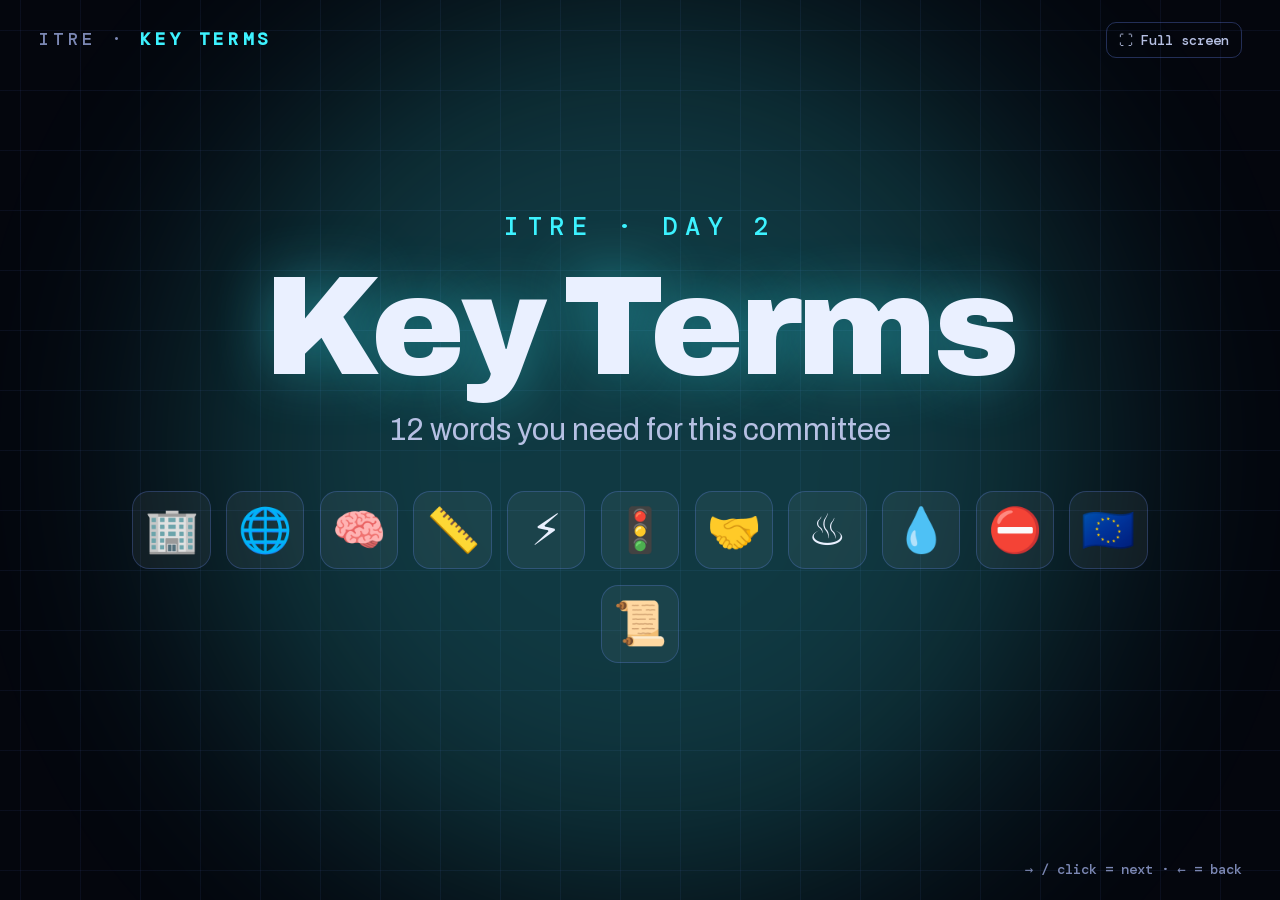
<file: terms/index.html>
<!doctype html>
<html lang="en">
<head>
<meta charset="utf-8">
<meta name="viewport" content="width=device-width, initial-scale=1">
<title>Key Terms · ITRE</title>
<link rel="stylesheet" href="../assets/css/fonts.css">
<style>
:root { --bg:#04060d; --ink:#eaf0ff; --ink-2:#b6c0e3; --muted:#7b87b3; --cyan:#3df2ff; --volt:#ffe14d; --pink:#ff3d7f; --green:#4dffa6; --violet:#9b7bff; --orange:#ff8a3d;
  --sans:'Archivo',system-ui,sans-serif; --mono:'DM Mono',ui-monospace,monospace; }
* { box-sizing: border-box; }
html, body { margin: 0; height: 100%; background: var(--bg); color: var(--ink); font-family: var(--sans); overflow: hidden; user-select: none; -webkit-tap-highlight-color: transparent; }
body::before { content: ''; position: fixed; inset: -50%; background-image: linear-gradient(rgba(110,140,255,.07) 1px, transparent 1px), linear-gradient(90deg, rgba(110,140,255,.07) 1px, transparent 1px); background-size: 60px 60px; animation: drift 40s linear infinite; }
@keyframes drift { to { transform: translate(60px, 60px); } }
.glow { position: fixed; width: 70vmax; height: 70vmax; border-radius: 50%; filter: blur(120px); opacity: .22; background: var(--c, var(--cyan)); left: 50%; top: 50%; transform: translate(-50%, -50%); transition: background .8s; pointer-events: none; }
.slide { position: fixed; inset: 0; display: grid; place-items: center; padding: 7vh 7vw 10vh; visibility: hidden; }
.slide.on { visibility: visible; }
.top { position: fixed; left: 3vw; top: 3vh; font: 500 clamp(12px, 1.4vw, 22px) var(--mono); letter-spacing: .2em; color: var(--muted); z-index: 2; }
.top b { color: var(--c, var(--cyan)); }
.bar { position: fixed; left: 0; bottom: 0; height: 6px; background: var(--c, var(--cyan)); box-shadow: 0 0 20px var(--c, var(--cyan)); transition: width .5s cubic-bezier(.2,.8,.2,1), background .8s; z-index: 2; }
.hint { position: fixed; right: 3vw; bottom: 2.4vh; font: 500 clamp(11px, 1.1vw, 18px) var(--mono); color: var(--muted); z-index: 2; }
.fs { position: fixed; right: 3vw; top: 2.4vh; z-index: 3; background: none; border: 1px solid rgba(110,140,255,.3); color: var(--ink-2); font: 500 14px var(--mono); padding: 8px 12px; border-radius: 10px; cursor: pointer; }
/* title */
.title { text-align: center; }
.title .k { font: 500 clamp(16px, 2vw, 32px) var(--mono); letter-spacing: .3em; color: var(--cyan); }
.title h1 { margin: 2vh 0; font-size: clamp(60px, 11vw, 220px); line-height: .95; font-weight: 900; letter-spacing: -.03em; text-shadow: 0 0 60px rgba(61,242,255,.4); }
.title p { font-size: clamp(20px, 2.4vw, 44px); color: var(--ink-2); margin: 0; }
.chips { display: flex; flex-wrap: wrap; gap: 1.2vw; justify-content: center; margin-top: 5vh; max-width: 80vw; }
.chips span { font-size: clamp(26px, 3.4vw, 60px); width: 1.8em; height: 1.8em; display: grid; place-items: center; border-radius: 22%; background: rgba(255,255,255,.05); border: 1px solid rgba(110,140,255,.25); }
/* term */
.term { width: min(1500px, 100%); display: grid; grid-template-columns: auto 1fr; gap: 4vw; align-items: center; }
.ic { font-size: clamp(90px, 14vw, 280px); width: 1.35em; height: 1.35em; display: grid; place-items: center; border-radius: 28%; border: 4px solid var(--c); background: radial-gradient(circle at 35% 30%, color-mix(in srgb, var(--c) 35%, transparent), transparent 70%); box-shadow: 0 0 60px color-mix(in srgb, var(--c) 45%, transparent); animation: bob 3s ease-in-out infinite; }
@keyframes bob { 50% { transform: translateY(-14px) rotate(-3deg); } }
.no { font: 500 clamp(14px, 1.6vw, 26px) var(--mono); letter-spacing: .2em; color: var(--c); }
.term h2 { margin: 1vh 0 2vh; font-size: clamp(48px, 7vw, 140px); line-height: .98; font-weight: 900; letter-spacing: -.02em; }
.guess { font-size: clamp(24px, 3vw, 56px); color: var(--volt); font-weight: 800; }
.def { font-size: clamp(24px, 2.9vw, 54px); line-height: 1.25; font-weight: 600; color: var(--ink); margin: 0; }
.ex { margin-top: 3vh; padding: 2.2vh 2vw; border-radius: 22px; border: 2px solid color-mix(in srgb, var(--c) 60%, transparent); background: color-mix(in srgb, var(--c) 10%, transparent); font-size: clamp(20px, 2.4vw, 44px); line-height: 1.3; }
.ex b { display: block; font: 500 clamp(12px, 1.3vw, 22px) var(--mono); letter-spacing: .2em; color: var(--c); margin-bottom: .6vh; }
.hide { display: none; }
@media (max-aspect-ratio: 1/1) { .term { grid-template-columns: 1fr; text-align: center; } .ic { margin: 0 auto; } }
</style>
</head>
<body>
<div class="glow" id="glow"></div>
<div class="top" id="top">ITRE · <b>KEY TERMS</b></div>
<button class="fs" id="fs">⛶ Full screen</button>
<div id="deck"></div>
<div class="bar" id="bar"></div>
<div class="hint">→ / click = next · ← = back</div>
<script src="../assets/js/motion.js"></script>
<script src="../assets/js/content.js?v=3"></script>
<script>
(() => {
  const T = window.GL_TERMS, COLS = ['#3df2ff', '#ffe14d', '#ff3d7f', '#4dffa6', '#9b7bff', '#ff8a3d'];
  const { animate, stagger } = window.Motion || {};
  const esc = s => String(s).replace(/[&<>"]/g, c => ({ '&': '&amp;', '<': '&lt;', '>': '&gt;', '"': '&quot;' }[c]));
  const deck = document.getElementById('deck');
  // every term = 3 beats: guess → definition → example
  const beats = [{ s: 0, b: 0 }];
  deck.insertAdjacentHTML('beforeend', `<section class="slide" style="--c:${COLS[0]}"><div class="title"><div class="k">ITRE · DAY 2</div><h1>Key Terms</h1><p>${T.length} words you need for this committee</p><div class="chips">${T.map(t => `<span>${t.ic}</span>`).join('')}</div></div></section>`);
  T.forEach((t, i) => {
    const c = COLS[i % COLS.length];
    deck.insertAdjacentHTML('beforeend', `<section class="slide" style="--c:${c}"><div class="term"><div class="ic">${t.ic}</div><div>
      <div class="no">TERM ${i + 1} / ${T.length}</div><h2>${esc(t.t)}</h2>
      <div class="guess">What does it mean? 🤔</div>
      <p class="def hide">${esc(t.d)}</p>
      <div class="ex hide"><b>EXAMPLE</b>${esc(t.ex)}</div></div></div></section>`);
    [0, 1, 2].forEach(b => beats.push({ s: i + 1, b }));
  });
  deck.insertAdjacentHTML('beforeend', `<section class="slide" style="--c:${COLS[3]}"><div class="title"><div class="k">YOUR TURN</div><h1>Quiz time ⚡</h1><p>Phones out — test yourself on all ${T.length} terms</p></div></section>`);
  beats.push({ s: T.length + 1, b: 0 });
  const slides = [...deck.children];
  let k = -1, curS = -1;
  function go(n) {
    n = Math.max(0, Math.min(n, beats.length - 1)); if (n === k) return;
    const fwd = n > k; k = n; const { s, b } = beats[k]; const el = slides[s];
    if (s !== curS) {
      slides.forEach(x => x.classList.toggle('on', x === el)); curS = s;
      const c = el.style.getPropertyValue('--c'); document.documentElement.style.setProperty('--c', c);
      if (animate) {
        animate(el.querySelectorAll('.ic, .chips span'), { scale: [0.3, 1], rotate: [-20, 0], opacity: [0, 1] }, { type: 'spring', bounce: .45, delay: stagger ? stagger(.04) : 0 });
        animate(el.querySelectorAll('.no, h1, h2, .k, .title p, .guess'), { y: [50, 0], opacity: [0, 1] }, { duration: .6, ease: [.2, .8, .2, 1], delay: stagger ? stagger(.08, { startDelay: .1 }) : 0 });
      }
    }
    const g = el.querySelector('.guess'), d = el.querySelector('.def'), ex = el.querySelector('.ex');
    if (g) {
      g.classList.toggle('hide', b !== 0); d.classList.toggle('hide', b < 1); ex.classList.toggle('hide', b < 2);
      if (fwd && animate && b === 1) animate(d, { y: [30, 0], opacity: [0, 1], filter: ['blur(8px)', 'blur(0px)'] }, { duration: .55 });
      if (fwd && animate && b === 2) animate(ex, { scale: [.85, 1], opacity: [0, 1] }, { type: 'spring', bounce: .4 });
      if (!fwd && animate) animate([d, ex].filter(x => !x.classList.contains('hide')), { opacity: [.4, 1] }, { duration: .3 });
    }
    document.getElementById('bar').style.width = (k / (beats.length - 1) * 100) + '%';
    try { history.replaceState(null, '', '#' + k); } catch (e) {}
  }
  addEventListener('keydown', e => {
    if (['ArrowRight', 'ArrowDown', 'PageDown', ' ', 'Enter'].includes(e.key)) { e.preventDefault(); go(k + 1); }
    if (['ArrowLeft', 'ArrowUp', 'PageUp', 'Backspace'].includes(e.key)) { e.preventDefault(); go(k - 1); }
    if (e.key === 'Home') go(0); if (e.key === 'End') go(beats.length - 1);
    if (e.key === 'f') document.documentElement.requestFullscreen && document.documentElement.requestFullscreen();
  });
  addEventListener('click', e => { if (e.target.closest('.fs')) return; go(e.clientX < innerWidth * 0.25 ? k - 1 : k + 1); });
  let sx = null; addEventListener('touchstart', e => { sx = e.touches[0].clientX; }, { passive: true });
  addEventListener('touchend', e => { if (sx == null) return; const dx = e.changedTouches[0].clientX - sx; if (Math.abs(dx) > 50) { e.preventDefault(); go(k + (dx < 0 ? 1 : -1)); } sx = null; });
  document.getElementById('fs').addEventListener('click', () => { const d = document.documentElement; document.fullscreenElement ? document.exitFullscreen() : d.requestFullscreen && d.requestFullscreen(); });
  go(parseInt(location.hash.slice(1)) || 0);
})();
</script>
</body>
</html>
</file>
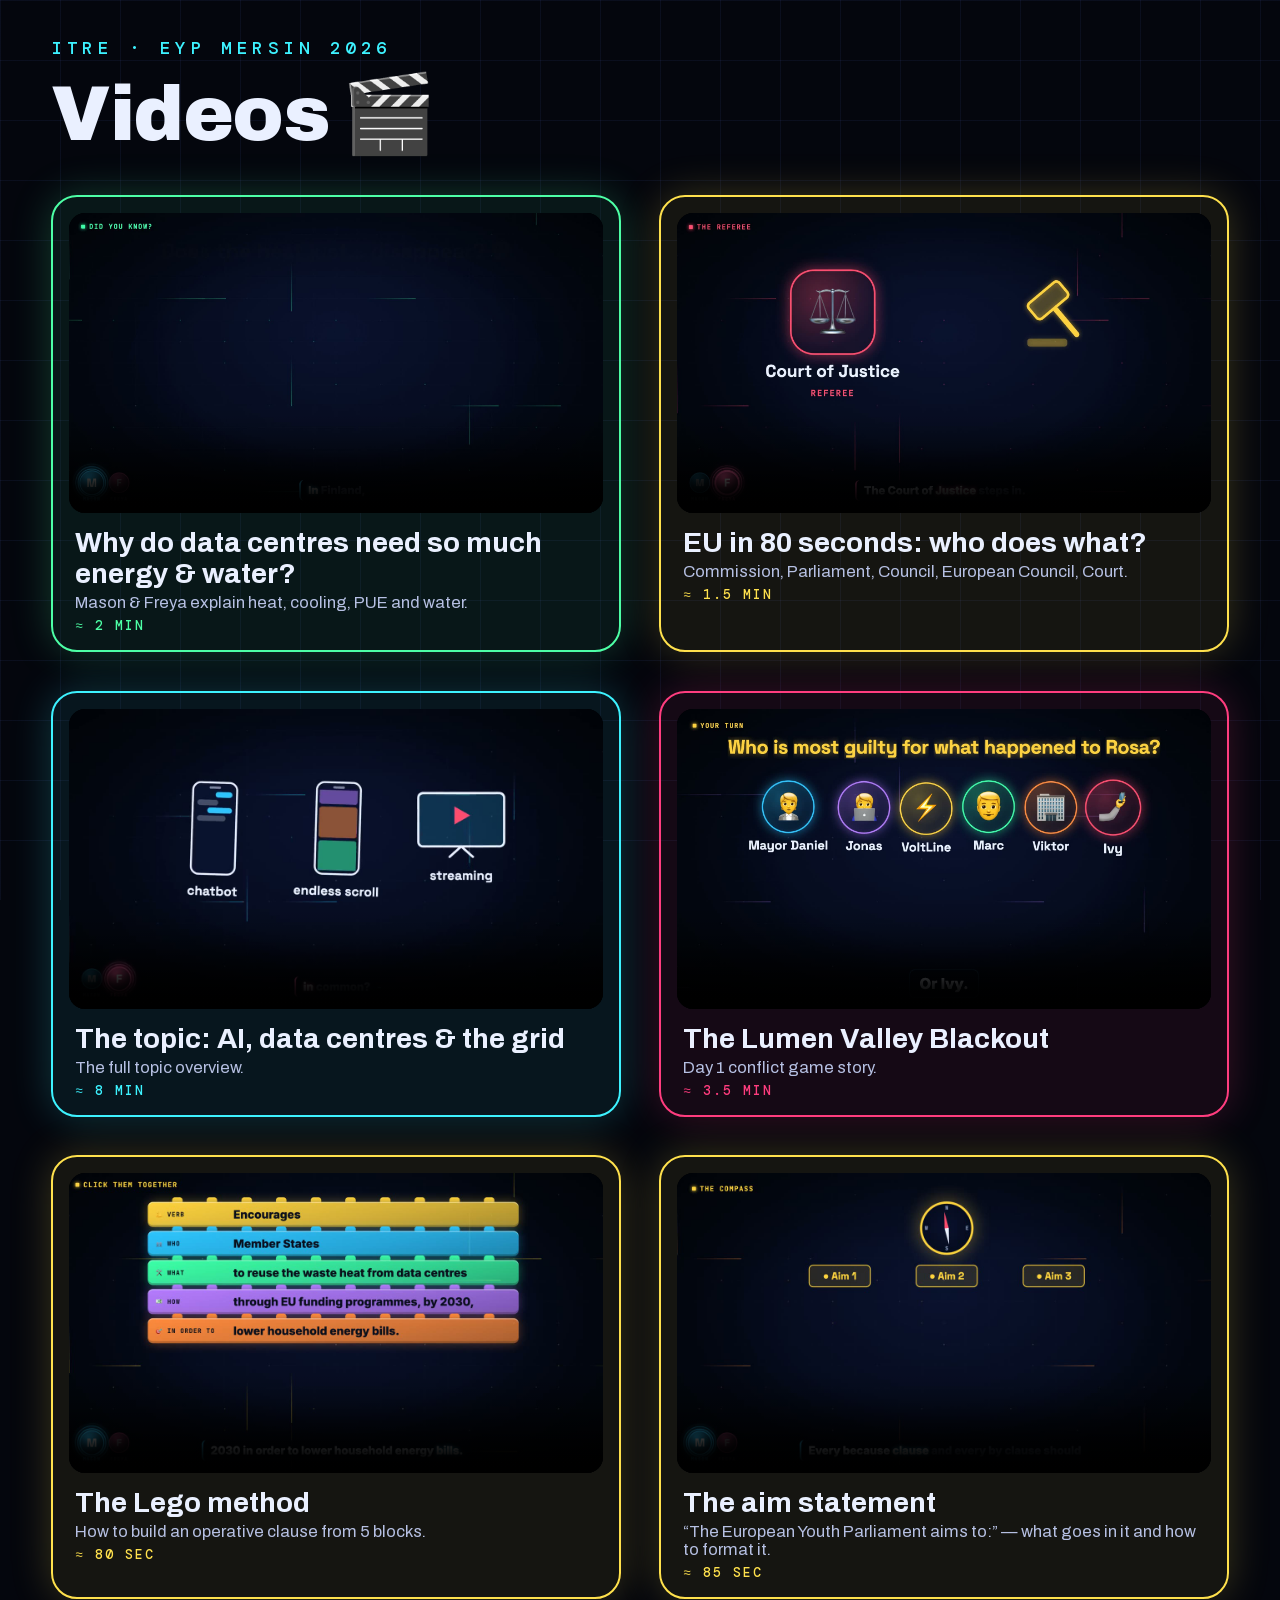
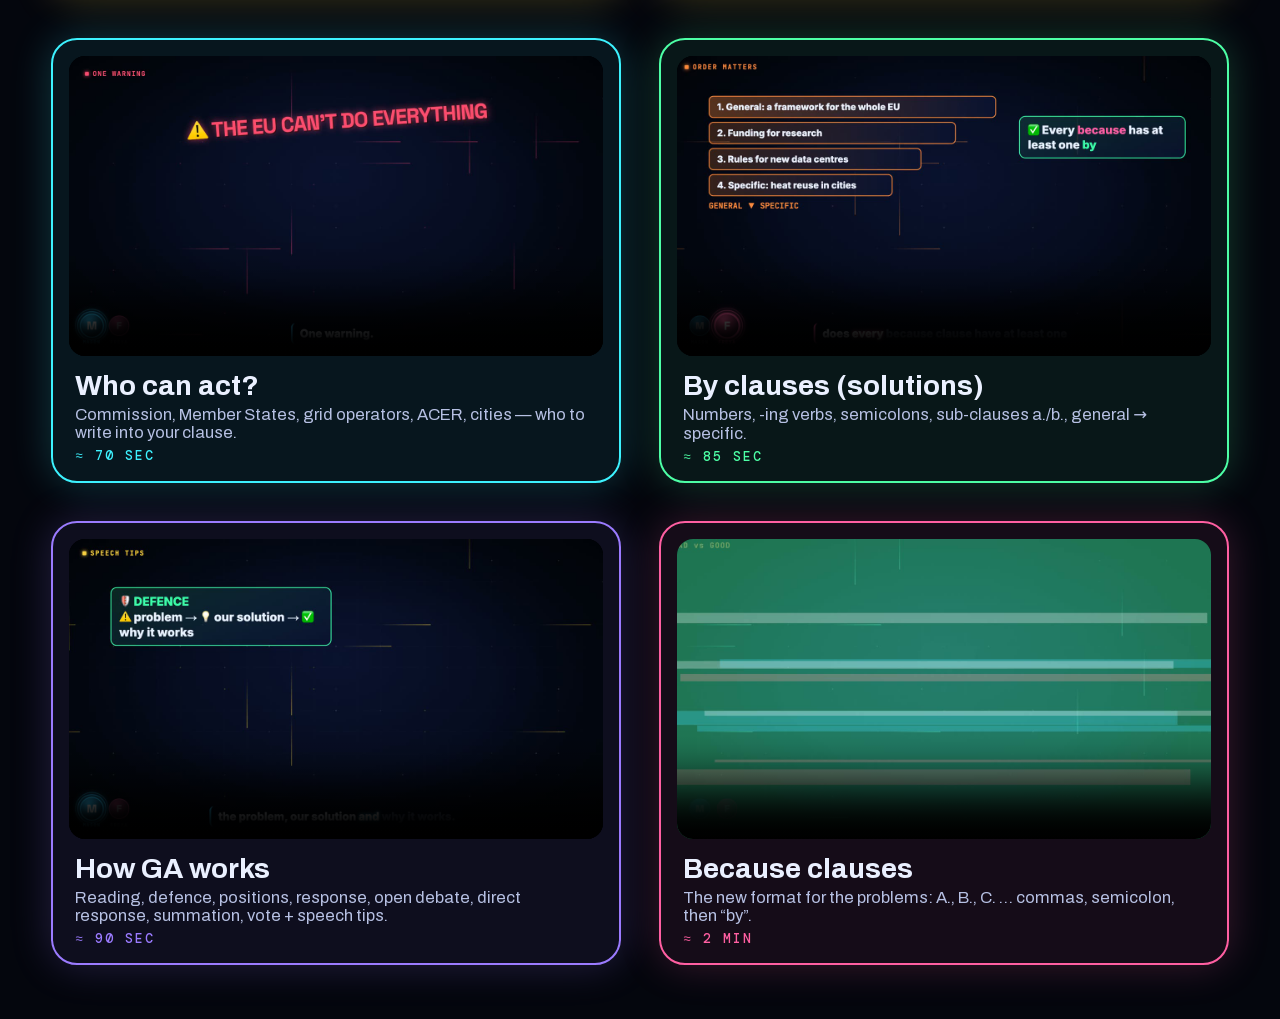
<file: videos/index.html>
<!doctype html>
<html lang="en">
<head>
<meta charset="utf-8">
<meta name="viewport" content="width=device-width, initial-scale=1">
<title>Videos · ITRE</title>
<link rel="stylesheet" href="../assets/css/fonts.css">
<style>
:root { --bg:#04060d; --ink:#eaf0ff; --ink-2:#b6c0e3; --cyan:#3df2ff; --volt:#ffe14d; --pink:#ff3d7f; --green:#4dffa6; }
* { box-sizing: border-box; }
body { margin: 0; background: var(--bg); color: var(--ink); font-family: 'Archivo', system-ui, sans-serif; padding: 4vh 4vw 6vh; }
body::before { content: ''; position: fixed; inset: 0; z-index: -1; background-image: linear-gradient(rgba(110,140,255,.07) 1px, transparent 1px), linear-gradient(90deg, rgba(110,140,255,.07) 1px, transparent 1px); background-size: 60px 60px; }
.k { font: 500 clamp(13px, 1.4vw, 20px) 'DM Mono', monospace; letter-spacing: .25em; color: var(--cyan); }
h1 { margin: 1vh 0 4vh; font-size: clamp(40px, 6vw, 96px); font-weight: 900; letter-spacing: -.02em; }
.grid { display: grid; grid-template-columns: repeat(auto-fit, minmax(min(560px, 100%), 1fr)); gap: 3vw; }
.v { border: 2px solid var(--c); border-radius: 26px; padding: 16px; background: color-mix(in srgb, var(--c) 7%, transparent); box-shadow: 0 0 40px color-mix(in srgb, var(--c) 22%, transparent); }
.v video { width: 100%; border-radius: 16px; display: block; background: #000; aspect-ratio: 16/9; }
.v h2 { margin: 14px 6px 4px; font-size: clamp(22px, 2.2vw, 36px); }
.v p { margin: 0 6px 6px; color: var(--ink-2); font-size: clamp(14px, 1.3vw, 20px); }
.v .t { font: 500 13px 'DM Mono', monospace; color: var(--c); letter-spacing: .15em; margin: 0 6px; }
</style>
</head>
<body>
<div class="k">ITRE · EYP MERSIN 2026</div>
<h1>Videos 🎬</h1>
<div class="grid">
  <div class="v" style="--c:#4dffa6"><video controls playsinline preload="metadata" poster="../video/water-energy-poster.jpg?v=1" src="../video/water-energy.mp4?v=1"></video><h2>Why do data centres need so much energy &amp; water?</h2><p>Mason &amp; Freya explain heat, cooling, PUE and water.</p><div class="t">≈ 2 MIN</div></div>
  <div class="v" style="--c:#ffe14d"><video controls playsinline preload="metadata" poster="../video/eu-basics-poster.jpg?v=1" src="../video/eu-basics.mp4?v=1"></video><h2>EU in 80 seconds: who does what?</h2><p>Commission, Parliament, Council, European Council, Court.</p><div class="t">≈ 1.5 MIN</div></div>
  <div class="v" style="--c:#3df2ff"><video controls playsinline preload="metadata" poster="../video/itre-to-poster.jpg?v=3" src="../video/itre-to.mp4?v=3"></video><h2>The topic: AI, data centres &amp; the grid</h2><p>The full topic overview.</p><div class="t">≈ 8 MIN</div></div>
  <div class="v" style="--c:#ff3d7f"><video controls playsinline preload="metadata" poster="../video/blackout-poster.jpg?v=1" src="../video/blackout.mp4?v=3"></video><h2>The Lumen Valley Blackout</h2><p>Day 1 conflict game story.</p><div class="t">≈ 3.5 MIN</div></div>
  <div class="v" style="--c:#ffe14d"><video controls playsinline preload="metadata" poster="../video/lego-method-poster.jpg?v=1" src="../video/lego-method.mp4?v=2"></video><h2>The Lego method</h2><p>How to build an operative clause from 5 blocks.</p><div class="t">≈ 80 SEC</div></div>
  <div class="v" style="--c:#ffe14d"><video controls playsinline preload="metadata" poster="../video/aim-statement-poster.jpg?v=1" src="../video/aim-statement.mp4?v=1"></video><h2>The aim statement</h2><p>“The European Youth Parliament aims to:” — what goes in it and how to format it.</p><div class="t">≈ 85 SEC</div></div>
  <div class="v" style="--c:#3df2ff"><video controls playsinline preload="metadata" poster="../video/who-can-act-poster.jpg?v=1" src="../video/who-can-act.mp4?v=1"></video><h2>Who can act?</h2><p>Commission, Member States, grid operators, ACER, cities — who to write into your clause.</p><div class="t">≈ 70 SEC</div></div>
  <div class="v" style="--c:#4dffa6"><video controls playsinline preload="metadata" poster="../video/by-clauses-poster.jpg?v=1" src="../video/by-clauses.mp4?v=1"></video><h2>By clauses (solutions)</h2><p>Numbers, -ing verbs, semicolons, sub-clauses a./b., general → specific.</p><div class="t">≈ 85 SEC</div></div>
  <div class="v" style="--c:#9b7bff"><video controls playsinline preload="metadata" poster="../video/how-ga-works-poster.jpg?v=1" src="../video/how-ga-works.mp4?v=1"></video><h2>How GA works</h2><p>Reading, defence, positions, response, open debate, direct response, summation, vote + speech tips.</p><div class="t">≈ 90 SEC</div></div>
  <div class="v" style="--c:#ff5fa2"><video controls playsinline preload="metadata" poster="../video/because-clauses-poster.jpg?v=1" src="../video/because-clauses.mp4?v=1"></video><h2>Because clauses</h2><p>The new format for the problems: A., B., C. … commas, semicolon, then “by”.</p><div class="t">≈ 2 MIN</div></div>
</div>
</body>
</html>
</file>
<file: assets/css/fonts.css>
/* Archivo + DM Mono — SIL OFL 1.1, local copy */
/* latin-ext */
@font-face {
  font-family: 'Archivo';
  font-style: normal;
  font-weight: 100 900;
  font-stretch: 62% 125%;
  font-display: swap;
  src: url(../fonts/archivo-normal-100-900-latin-ext.woff2) format('woff2');
  unicode-range: U+0100-02BA, U+02BD-02C5, U+02C7-02CC, U+02CE-02D7, U+02DD-02FF, U+0304, U+0308, U+0329, U+1D00-1DBF, U+1E00-1E9F, U+1EF2-1EFF, U+2020, U+20A0-20AB, U+20AD-20C4, U+2113, U+2C60-2C7F, U+A720-A7FF;
}
/* latin */
@font-face {
  font-family: 'Archivo';
  font-style: normal;
  font-weight: 100 900;
  font-stretch: 62% 125%;
  font-display: swap;
  src: url(../fonts/archivo-normal-100-900-latin.woff2) format('woff2');
  unicode-range: U+0000-00FF, U+0131, U+0152-0153, U+02BB-02BC, U+02C6, U+02DA, U+02DC, U+0304, U+0308, U+0329, U+2000-206F, U+20AC, U+2122, U+2191, U+2193, U+2212, U+2215, U+FEFF, U+FFFD;
}
/* latin-ext */
@font-face {
  font-family: 'DM Mono';
  font-style: normal;
  font-weight: 400;
  font-display: swap;
  src: url(../fonts/dm-mono-normal-400-latin-ext.woff2) format('woff2');
  unicode-range: U+0100-02BA, U+02BD-02C5, U+02C7-02CC, U+02CE-02D7, U+02DD-02FF, U+0304, U+0308, U+0329, U+1D00-1DBF, U+1E00-1E9F, U+1EF2-1EFF, U+2020, U+20A0-20AB, U+20AD-20C4, U+2113, U+2C60-2C7F, U+A720-A7FF;
}
/* latin */
@font-face {
  font-family: 'DM Mono';
  font-style: normal;
  font-weight: 400;
  font-display: swap;
  src: url(../fonts/dm-mono-normal-400-latin.woff2) format('woff2');
  unicode-range: U+0000-00FF, U+0131, U+0152-0153, U+02BB-02BC, U+02C6, U+02DA, U+02DC, U+0304, U+0308, U+0329, U+2000-206F, U+20AC, U+2122, U+2191, U+2193, U+2212, U+2215, U+FEFF, U+FFFD;
}
/* latin-ext */
@font-face {
  font-family: 'DM Mono';
  font-style: normal;
  font-weight: 500;
  font-display: swap;
  src: url(../fonts/dm-mono-normal-500-latin-ext.woff2) format('woff2');
  unicode-range: U+0100-02BA, U+02BD-02C5, U+02C7-02CC, U+02CE-02D7, U+02DD-02FF, U+0304, U+0308, U+0329, U+1D00-1DBF, U+1E00-1E9F, U+1EF2-1EFF, U+2020, U+20A0-20AB, U+20AD-20C4, U+2113, U+2C60-2C7F, U+A720-A7FF;
}
/* latin */
@font-face {
  font-family: 'DM Mono';
  font-style: normal;
  font-weight: 500;
  font-display: swap;
  src: url(../fonts/dm-mono-normal-500-latin.woff2) format('woff2');
  unicode-range: U+0000-00FF, U+0131, U+0152-0153, U+02BB-02BC, U+02C6, U+02DA, U+02DC, U+0304, U+0308, U+0329, U+2000-206F, U+20AC, U+2122, U+2191, U+2193, U+2212, U+2215, U+FEFF, U+FFFD;
}
</file>
<file: assets/css/base.css>
/* ===== Gridline · shared tokens + base ===== */
:root {
  --bg: #04060d;
  --bg-2: #080c1a;
  --panel: rgba(13, 19, 40, 0.72);
  --panel-solid: #0c1228;
  --line: rgba(110, 140, 255, 0.16);
  --line-2: rgba(110, 140, 255, 0.32);
  --ink: #eaf0ff;
  --ink-2: #b6c0e3;
  --muted: #7b87b3;
  --cyan: #3df2ff;
  --volt: #ffe14d;
  --pink: #ff3d7f;
  --green: #4dffa6;
  --violet: #9b7bff;
  --glow-c: 0 0 18px rgba(61, 242, 255, .55), 0 0 60px rgba(61, 242, 255, .18);
  --glow-v: 0 0 18px rgba(255, 225, 77, .55), 0 0 60px rgba(255, 225, 77, .18);
  --r: 18px;
  --r-lg: 28px;
  --f-sans: 'Archivo', system-ui, -apple-system, 'Segoe UI', sans-serif;
  --f-mono: 'DM Mono', ui-monospace, 'SF Mono', Menlo, monospace;
  --ease: cubic-bezier(.2, .8, .2, 1);
  color-scheme: dark;
}
*, *::before, *::after { box-sizing: border-box; }
html { -webkit-text-size-adjust: 100%; scroll-behavior: smooth; overflow-x: clip; }
body {
  margin: 0; background: var(--bg); color: var(--ink);
  font-family: var(--f-sans); font-size: 17px; line-height: 1.55;
  font-stretch: 100%; overflow-x: hidden; -webkit-font-smoothing: antialiased;
}
img, svg, video { display: block; max-width: 100%; }
a { color: inherit; }
button { font: inherit; color: inherit; cursor: pointer; }
::selection { background: var(--cyan); color: #000; }
.mono { font-family: var(--f-mono); letter-spacing: .02em; }
.sr { position: absolute; width: 1px; height: 1px; overflow: hidden; clip: rect(0 0 0 0); white-space: nowrap; }

/* background grid canvas */
#grid-bg { position: fixed; inset: 0; width: 100%; height: 100%; z-index: 0; pointer-events: none; }
.vignette { position: fixed; inset: 0; z-index: 0; pointer-events: none;
  background: radial-gradient(120% 80% at 50% 0%, transparent 40%, rgba(2,3,8,.85) 100%); }

/* buttons */
.btn {
  --c: var(--cyan);
  position: relative; display: inline-flex; align-items: center; gap: .6em;
  padding: .85em 1.35em; border-radius: 999px; border: 1px solid var(--c);
  background: color-mix(in srgb, var(--c) 10%, transparent); color: var(--ink);
  font-weight: 650; font-stretch: 110%; text-decoration: none; letter-spacing: .01em;
  transition: background .25s, box-shadow .25s, transform .2s var(--ease);
  will-change: transform;
}
.btn:hover { background: color-mix(in srgb, var(--c) 22%, transparent); box-shadow: 0 0 24px color-mix(in srgb, var(--c) 45%, transparent); }
.btn:active { transform: scale(.96); }
.btn.solid { background: var(--c); color: #021015; }
.btn.solid:hover { box-shadow: 0 0 34px color-mix(in srgb, var(--c) 70%, transparent); }
.btn.volt { --c: var(--volt); }
.btn.pink { --c: var(--pink); }
.btn.green { --c: var(--green); }
.btn.ghost { border-color: var(--line-2); background: transparent; }

.chip { display: inline-flex; align-items: center; gap: .5em; padding: .35em .8em; border-radius: 999px;
  border: 1px solid var(--line-2); font-family: var(--f-mono); font-size: 13px; color: var(--ink-2); background: rgba(8,12,26,.6); }
.dot { width: 8px; height: 8px; border-radius: 50%; background: var(--green); box-shadow: 0 0 10px var(--green); animation: blink 1.6s infinite; }
@keyframes blink { 50% { opacity: .25; } }

/* ===== Alert overlay (delegate + chair preview) ===== */
.gl-alert { position: fixed; inset: 0; z-index: 9999; display: none; place-items: center; overflow: hidden;
  background: #02040a; color: var(--ink); text-align: center; padding: 24px; touch-action: none; }
.gl-alert.on { display: grid; }
.gl-alert .ga-bg { position: absolute; inset: -20%; background:
  radial-gradient(40% 40% at 50% 50%, color-mix(in srgb, var(--ac, var(--cyan)) 35%, transparent), transparent 70%),
  repeating-linear-gradient(0deg, transparent 0 46px, color-mix(in srgb, var(--ac, var(--cyan)) 14%, transparent) 46px 47px),
  repeating-linear-gradient(90deg, transparent 0 46px, color-mix(in srgb, var(--ac, var(--cyan)) 14%, transparent) 46px 47px);
  animation: gaPulse 2.4s ease-in-out infinite; }
@keyframes gaPulse { 50% { transform: scale(1.06); opacity: .7; } }
.gl-alert .ga-ring { position: absolute; width: 60vmin; height: 60vmin; border-radius: 50%;
  border: 2px solid var(--ac, var(--cyan)); opacity: 0; animation: gaRing 2.2s ease-out infinite; }
.gl-alert .ga-ring:nth-child(3) { animation-delay: .7s; }
.gl-alert .ga-ring:nth-child(4) { animation-delay: 1.4s; }
@keyframes gaRing { 0% { transform: scale(.3); opacity: .9; } 100% { transform: scale(2.2); opacity: 0; } }
.gl-alert .ga-inner { position: relative; max-width: 1100px; }
.gl-alert .ga-tag { font-family: var(--f-mono); font-size: clamp(13px, 2.2vw, 18px); letter-spacing: .3em; text-transform: uppercase;
  color: var(--ac, var(--cyan)); margin-bottom: 2vh; }
.gl-alert .ga-title { font-size: clamp(44px, 11vw, 150px); line-height: .92; font-weight: 900; font-stretch: 118%; margin: 0;
  text-transform: uppercase; text-shadow: 0 0 30px color-mix(in srgb, var(--ac, var(--cyan)) 60%, transparent); }
.gl-alert .ga-title .w { display: inline-block; }
.gl-alert .ga-time { margin-top: 3vh; font-family: var(--f-mono); font-size: clamp(56px, 16vw, 200px); line-height: 1; font-weight: 500;
  color: var(--ac, var(--cyan)); text-shadow: 0 0 40px currentColor; }
.gl-alert .ga-body { margin: 3vh auto 0; font-size: clamp(18px, 3.4vw, 34px); color: var(--ink-2); max-width: 26ch; }
.gl-alert .ga-foot { position: absolute; bottom: 24px; left: 0; right: 0; font-family: var(--f-mono); font-size: 13px; color: var(--muted); letter-spacing: .12em; }

@media (prefers-reduced-motion: reduce) {
  html:not(.board) *, html:not(.board) *::before, html:not(.board) *::after { animation-duration: .01ms !important; animation-iteration-count: 1 !important; transition-duration: .01ms !important; scroll-behavior: auto !important; }
}
</file>
<file: chair/chair.css>
/* ===== Gridline · chair console ===== */
.gate, .app { position: relative; z-index: 1; }
.btn.big { font-size: 18px; padding: 1em 1.6em; }
.btn[disabled] { opacity: .35; pointer-events: none; }
.small { font-size: 12px; }
.muted { color: var(--muted); }
.kicker { font-size: 12px; letter-spacing: .2em; text-transform: uppercase; color: var(--cyan); }
input, textarea, select { font: inherit; color: var(--ink); background: rgba(2,4,10,.7); border: 1px solid var(--line-2); border-radius: 12px; padding: 12px 14px; outline: none; transition: border-color .2s, box-shadow .2s; }
input:focus, textarea:focus, select:focus { border-color: var(--cyan); box-shadow: 0 0 0 3px rgba(61,242,255,.15); }
input[type=time] { color-scheme: dark; padding: 8px 10px; }

/* gate */
.gate { min-height: 100svh; display: grid; place-items: center; padding: 16px; }
.gate-box { width: min(420px, 100%); text-align: center; padding: 36px 28px; border-radius: 28px; border: 1px solid var(--line-2); background: var(--panel); backdrop-filter: blur(10px); display: grid; gap: 16px; }
.g-logo { font-size: 46px; font-weight: 900; font-stretch: 125%; letter-spacing: -.01em; background: linear-gradient(100deg, #fff, var(--cyan), var(--volt)); -webkit-background-clip: text; background-clip: text; color: transparent; }
.pin { text-align: center; font-family: var(--f-mono); font-size: 24px; letter-spacing: .3em; }
.gate-err { color: var(--pink); min-height: 1.2em; margin: 0; font-size: 13px; }
.gate .btn { justify-content: center; }

/* layout */
.app { display: grid; grid-template-columns: 220px 1fr; min-height: 100svh; }
.rail { position: sticky; top: 0; height: 100svh; display: flex; flex-direction: column; gap: 18px; padding: 22px 14px; border-right: 1px solid var(--line); background: rgba(4,6,13,.75); backdrop-filter: blur(12px); }
.r-brand { font-weight: 900; font-stretch: 125%; font-size: 22px; padding: 0 10px; }
.r-brand small { display: block; font-size: 11px; color: var(--cyan); letter-spacing: .3em; font-weight: 400; }
.tabs { display: grid; gap: 6px; }
.tabs button { display: flex; align-items: center; gap: 12px; padding: 12px 12px; border-radius: 14px; border: 1px solid transparent; background: transparent; text-align: left; font-size: 15px; color: var(--ink-2); transition: background .2s, color .2s, border-color .2s; }
.tabs button i { font-style: normal; font-size: 20px; width: 26px; text-align: center; }
.tabs button:hover { background: rgba(61,242,255,.07); color: var(--ink); }
.tabs button.on { background: rgba(61,242,255,.12); border-color: var(--cyan); color: var(--ink); box-shadow: var(--glow-c); }
.r-state { margin-top: auto; display: flex; gap: 8px; align-items: center; font-size: 12px; padding: 10px 12px; border-radius: 12px; border: 1px solid var(--line); }
.r-state.live { border-color: var(--pink); color: var(--pink); }
.r-state.live .dot { background: var(--pink); box-shadow: 0 0 10px var(--pink); }
.stage { padding: clamp(18px, 3vw, 40px); min-width: 0; }
.pane { display: none; }
.pane.on { display: block; }
.p-head h1 { margin: 0; font-size: clamp(34px, 5vw, 64px); font-weight: 900; font-stretch: 120%; line-height: 1; letter-spacing: -.01em; }
.p-head p { margin: 10px 0 28px; color: var(--ink-2); }

/* broadcast */
.status-card { display: flex; justify-content: space-between; align-items: center; gap: 20px; padding: 22px 24px; border-radius: 22px; border: 1px solid var(--line-2); background: var(--panel); margin-bottom: 18px; flex-wrap: wrap; }
.status-card h2 { margin: 6px 0 2px; font-size: clamp(22px, 2.6vw, 30px); font-weight: 850; }
.status-card.live { border-color: var(--pink); box-shadow: 0 0 0 1px var(--pink), 0 0 50px rgba(255,61,127,.18); animation: liveP 1.6s infinite; }
@keyframes liveP { 50% { box-shadow: 0 0 0 1px var(--pink), 0 0 20px rgba(255,61,127,.08); } }
.presets { display: grid; grid-template-columns: repeat(4, minmax(0, 1fr)); gap: 14px; }
.preset { display: flex; flex-direction: column; gap: 10px; padding: 20px; border-radius: 22px; border: 1px solid var(--line); border-top: 3px solid var(--c); background: var(--panel); transition: transform .3s var(--ease), box-shadow .3s; }
.preset:hover { transform: translateY(-4px); box-shadow: 0 14px 40px color-mix(in srgb, var(--c) 15%, transparent); }
.preset.wide { grid-column: span 4; display: grid; grid-template-columns: auto 1fr 1fr 1fr auto auto; align-items: center; }
.preset.wide h3 { white-space: nowrap; }
.pr-ic { font-size: 34px; }
.preset h3 { margin: 0; font-size: 20px; font-weight: 800; }
.preset p { margin: 0; font-size: 14px; flex: 1; }
.preset label { display: flex; flex-direction: column; gap: 6px; font-size: 11px; color: var(--muted); letter-spacing: .1em; }
.preset { --pc: var(--c); }
.preset .send { justify-content: center; margin-top: auto; background: var(--pc); border-color: var(--pc); color: #021015; }
.preset .send:hover { box-shadow: 0 0 30px var(--pc); background: var(--pc); }
.preset.sent { animation: sentF .7s; }
@keyframes sentF { 30% { transform: scale(1.04); box-shadow: 0 0 60px var(--c); } }

/* timer */
.timer { position: relative; width: min(62vh, 100%); aspect-ratio: 1; margin: 0 auto; background: var(--bg); border-radius: 50%; }
.timer:fullscreen { width: 100vw; height: 100vh; border-radius: 0; display: grid; place-items: center; }
.timer:fullscreen svg { width: 92vmin; height: 92vmin; inset: auto; position: relative; }
.timer:fullscreen .t-mid { inset: 0; }
.timer svg { position: absolute; inset: 0; width: 100%; height: 100%; transform: rotate(-90deg); }
.t-track { fill: none; stroke: rgba(110,140,255,.12); stroke-width: 14; }
.t-run { fill: none; stroke: var(--cyan); stroke-width: 14; stroke-linecap: round; filter: drop-shadow(0 0 10px var(--cyan)); transition: stroke .4s; }
.t-mid { position: absolute; inset: 0; display: grid; place-content: center; text-align: center; }
.t-label { font-size: clamp(12px, 1.6vmin + 4px, 22px); letter-spacing: .25em; color: var(--cyan); }
.t-time { font-size: clamp(64px, 14vmin, 220px); line-height: 1; font-weight: 500; text-shadow: var(--glow-c); }
.t-sub { color: var(--muted); letter-spacing: .3em; text-transform: uppercase; font-size: 13px; }
.timer.warn .t-run { stroke: var(--pink); filter: drop-shadow(0 0 12px var(--pink)); }
.timer.warn .t-time { color: var(--pink); text-shadow: 0 0 30px var(--pink); animation: blink 1s infinite; }
.timer.warn .t-label { color: var(--pink); }
.timer.done .t-time { color: var(--volt); text-shadow: var(--glow-v); }
.t-ctrl { display: grid; gap: 16px; justify-items: center; margin-top: 26px; }
.seg { display: flex; flex-wrap: wrap; gap: 6px; justify-content: center; padding: 6px; border-radius: 16px; border: 1px solid var(--line); background: var(--panel); }
.seg button { border: 0; background: transparent; padding: 10px 16px; border-radius: 11px; font-family: var(--f-mono); color: var(--ink-2); }
.seg button.on { background: var(--cyan); color: #021015; }
.t-btns { display: flex; flex-wrap: wrap; gap: 10px; justify-content: center; }

/* groups */
.g-in { display: grid; grid-template-columns: 1fr auto; gap: 14px; margin-bottom: 20px; }
.g-in textarea { width: 100%; resize: vertical; min-height: 110px; }
.g-side { display: flex; flex-direction: column; gap: 10px; justify-content: center; }
.g-side p { margin: 0; font-size: 13px; max-width: 26ch; }
.g-out { display: grid; grid-template-columns: repeat(var(--n, 4), minmax(0, 1fr)); gap: 14px; background: var(--bg); padding: 4px; border-radius: 20px; }
.g-out:fullscreen { padding: 4vh 3vw; align-content: center; }
.g-col { border-radius: 22px; border: 1px solid var(--line-2); border-top: 4px solid var(--c); background: var(--panel); padding: 18px; min-height: 220px; }
.g-col h3 { margin: 0; display: flex; align-items: center; gap: 12px; font-size: 22px; font-weight: 900; font-stretch: 115%; }
.g-col h3 b { width: 44px; height: 44px; border-radius: 12px; display: grid; place-items: center; background: var(--c); color: #021015; font-size: 26px; box-shadow: 0 0 24px color-mix(in srgb, var(--c) 60%, transparent); }
.g-col p { margin: 6px 0 14px; font-size: 13px; color: var(--muted); }
.g-card { padding: 10px 14px; border-radius: 12px; background: rgba(2,4,10,.6); border: 1px solid var(--line); margin-bottom: 8px; font-weight: 650; display: flex; justify-content: space-between; align-items: center; gap: 8px; }
.g-out:fullscreen .g-card { font-size: 2.4vh; }
.g-card em { font-style: normal; font-family: var(--f-mono); font-size: 11px; color: var(--volt); border: 1px solid var(--volt); padding: 2px 6px; border-radius: 6px; white-space: nowrap; }

/* board */
.b-add { display: flex; gap: 10px; margin-bottom: 16px; }
.b-add input { flex: 1; min-width: 0; }
.board { display: grid; grid-template-columns: repeat(4, minmax(0, 1fr)); gap: 12px; background: var(--bg); border-radius: 20px; }
.board:fullscreen { padding: 3vh 2vw; }
.col { border-radius: 20px; border: 1px solid var(--line); background: var(--panel); padding: 14px; min-height: 360px; display: flex; flex-direction: column; transition: border-color .2s, background .2s; }
.col h3 { margin: 0 0 12px; font-size: 18px; font-weight: 850; display: flex; justify-content: space-between; }
.col h3 .n { font-family: var(--f-mono); font-weight: 400; color: var(--muted); }
.col.bank { --c: var(--green); } .col.hosp { --c: var(--volt); } .col.grave { --c: var(--pink); } .col.inbox { --c: var(--cyan); }
.col { border-top: 3px solid var(--c); }
.col.over { border-color: var(--c); background: color-mix(in srgb, var(--c) 8%, var(--panel-solid)); }
.drop { flex: 1; display: flex; flex-direction: column; gap: 8px; }
.note { padding: 12px 12px 10px; border-radius: 12px; background: #11183a; border: 1px solid var(--line-2); cursor: grab; touch-action: none; user-select: none; font-size: 14.5px; line-height: 1.3; position: relative; }
.note small { display: block; margin-top: 6px; font-family: var(--f-mono); font-size: 10px; color: var(--muted); letter-spacing: .1em; }
.note.drag { position: fixed; z-index: 500; pointer-events: none; box-shadow: 0 20px 50px rgba(0,0,0,.6), 0 0 24px rgba(61,242,255,.3); border-color: var(--cyan); rotate: 3deg; cursor: grabbing; }
.note .x { position: absolute; top: 4px; right: 6px; border: 0; background: none; color: var(--muted); font-size: 14px; padding: 2px; }
.col.grave .note { opacity: .55; text-decoration: line-through; }
.b-foot { display: flex; gap: 10px; flex-wrap: wrap; align-items: center; margin-top: 16px; }

/* grid crisis */
.gc { background: var(--bg); border-radius: 24px; padding: 6px; }
.gc:fullscreen { padding: 4vh 4vw; display: flex; flex-direction: column; justify-content: center; }
.gc-top { display: flex; justify-content: space-between; font-size: 16px; color: var(--muted); letter-spacing: .15em; }
.gc-top b { color: var(--ink); font-size: 30px; font-weight: 500; }
.gc-cap b { color: var(--volt); text-shadow: var(--glow-v); }
.gc-bar { position: relative; height: 110px; margin: 16px 0 24px; border-radius: 22px; border: 1px solid var(--line-2); background: rgba(2,4,10,.75); overflow: visible; display: flex; }
.gc-bar .seg-t, .gc-bar .seg-c { height: 100%; width: 0; }
.seg-t { background: linear-gradient(90deg, rgba(61,242,255,.4), var(--cyan)); border-radius: 22px 0 0 22px; box-shadow: 0 0 30px rgba(61,242,255,.4); }
.seg-c { background: linear-gradient(90deg, rgba(255,225,77,.5), var(--volt)); box-shadow: 0 0 30px rgba(255,225,77,.4); }
.gc-line { position: absolute; top: -12px; bottom: -12px; width: 4px; margin-left: -2px; background: var(--pink); box-shadow: 0 0 16px var(--pink); border-radius: 2px; transition: left .6s var(--ease); }
.gc-line::after { content: 'CAPACITY'; position: absolute; top: -22px; left: 50%; transform: translateX(-50%); font-family: var(--f-mono); font-size: 11px; color: var(--pink); letter-spacing: .15em; }
.gc-read { position: absolute; right: 18px; top: 50%; transform: translateY(-50%); font-size: 34px; text-shadow: 0 0 10px #000; }
.gc-bar.over { animation: shake .4s 3; }
@keyframes shake { 25% { transform: translateX(-8px); } 75% { transform: translateX(8px); } }
.gc-in { display: grid; grid-template-columns: 1fr 1fr auto; gap: 14px; align-items: end; }
.gc-in label { display: grid; gap: 6px; }
.gc-in label span { font-size: 13px; color: var(--c); font-family: var(--f-mono); letter-spacing: .1em; text-transform: uppercase; }
.gc-in input { font-family: var(--f-mono); font-size: 30px; padding: 12px 16px; border-color: var(--c); -webkit-text-security: disc; }
.gc-in input.shown { -webkit-text-security: none; }
.gc-events { display: flex; flex-wrap: wrap; gap: 8px; align-items: center; margin: 20px 0; }
.gc-events button { padding: 8px 14px; border-radius: 999px; border: 1px solid var(--line-2); background: var(--panel); font-size: 14px; transition: background .2s; }
.gc-events button:hover { background: rgba(61,242,255,.12); }
.gc-score { display: grid; grid-template-columns: repeat(4, minmax(0, 1fr)); gap: 12px; }
.sc { border-radius: 18px; border: 1px solid var(--line); border-top: 3px solid var(--c); padding: 14px; background: var(--panel); text-align: center; }
.sc h4 { margin: 0; font-size: 16px; }
.sc .pts { font-family: var(--f-mono); font-size: 46px; line-height: 1.1; color: var(--c); }
.sc .pts small { font-size: 20px; }
.sc .ctl { display: flex; justify-content: center; gap: 8px; }
.sc .ctl button { width: 40px; height: 40px; border-radius: 12px; border: 1px solid var(--line-2); background: transparent; font-size: 20px; }
.gc-foot { display: flex; gap: 10px; flex-wrap: wrap; margin-top: 18px; }
.gc-blackout { position: fixed; inset: 0; z-index: 9000; background: #000; display: none; place-content: center; text-align: center; gap: 12px; }
.gc-blackout.on { display: grid; }
.gc-blackout b { font-size: clamp(40px, 11.5vw, 260px); font-weight: 900; font-stretch: 125%; color: var(--pink); text-shadow: 0 0 60px var(--pink); line-height: .9; }
.gc-blackout span { color: var(--muted); letter-spacing: .3em; }

/* plan */
.pl-days { display: flex; gap: 8px; flex-wrap: wrap; margin-bottom: 18px; }
.pl-days button { padding: 10px 16px; border-radius: 999px; border: 1px solid var(--line-2); background: var(--panel); font-size: 14px; }
.pl-days button.on { background: var(--cyan); color: #021015; border-color: var(--cyan); }
.pl-now { margin-bottom: 18px; }
.now-card { display: flex; gap: 18px; align-items: center; padding: 18px 22px; border-radius: 20px; border: 1px solid var(--volt); background: rgba(255,225,77,.06); box-shadow: 0 0 40px rgba(255,225,77,.1); }
.now-card b { font-size: 22px; }
.now-card .mono { color: var(--volt); }
.pl-blocks { display: grid; grid-template-columns: repeat(2, minmax(0, 1fr)); gap: 14px; }
.blk { border-radius: 20px; border: 1px solid var(--line); background: var(--panel); padding: 18px; }
.blk h3 { margin: 0 0 12px; font-size: 17px; display: flex; justify-content: space-between; gap: 10px; }
.blk h3 span { font-family: var(--f-mono); font-weight: 400; color: var(--muted); font-size: 13px; }
.blk ol { list-style: none; margin: 0; padding: 0; display: grid; gap: 4px; }
.blk li { display: grid; grid-template-columns: 52px 1fr auto; gap: 10px; padding: 7px 8px; border-radius: 10px; font-size: 14.5px; }
.blk li .mono { color: var(--muted); font-size: 13px; }
.blk li em { font-style: normal; font-family: var(--f-mono); font-size: 12px; color: var(--muted); }
.blk li.now { background: rgba(255,225,77,.12); outline: 1px solid var(--volt); }
.blk li.now .mono { color: var(--volt); }
.blk li.past { opacity: .45; }
.blk li.buf { color: var(--cyan); }
.pl-cut { display: grid; grid-template-columns: 1fr 1fr; gap: 14px; margin-top: 18px; }
.pl-cut > div { border-radius: 20px; border: 1px solid var(--line); background: var(--panel); padding: 18px; }
.pl-cut h3 { margin: 0 0 10px; font-size: 17px; }
.pl-cut li { padding: 4px 0; color: var(--ink-2); font-size: 14.5px; }

@media (max-width: 1000px) {
  .app { grid-template-columns: 1fr; }
  .rail { position: sticky; top: 0; z-index: 20; height: auto; flex-direction: row; align-items: center; padding: 10px 12px; overflow-x: auto; border-right: 0; border-bottom: 1px solid var(--line); }
  .r-brand { display: none; }
  .tabs { display: flex; }
  .tabs button { flex-direction: column; gap: 2px; padding: 8px 10px; font-size: 11px; }
  .r-state { margin: 0 0 0 auto; white-space: nowrap; }
  .presets { grid-template-columns: 1fr 1fr; }
  .preset.wide { grid-column: span 2; grid-template-columns: 1fr; }
  .board, .gc-score { grid-template-columns: 1fr 1fr; }
  .pl-blocks, .pl-cut { grid-template-columns: 1fr; }
  .g-out { grid-template-columns: 1fr 1fr; }
}
@media (max-width: 560px) {
  .presets, .board { grid-template-columns: 1fr; }
  .preset.wide { grid-column: auto; }
  .g-in, .gc-in { grid-template-columns: 1fr; }
}

/* live steps */
.ls-top { display: grid; grid-template-columns: 1fr auto; gap: 18px; align-items: stretch; }
.ls-now { padding: 22px 26px; border-radius: 22px; border: 1px solid var(--volt); background: rgba(255,225,77,.05); box-shadow: 0 0 40px rgba(255,225,77,.08); }
.ls-now h2 { margin: 8px 0 4px; font-size: clamp(28px, 3.6vw, 48px); font-weight: 900; font-stretch: 118%; line-height: 1; }
.ls-now p { margin: 0; }
.ls-ctrl { display: flex; flex-direction: column; gap: 10px; justify-content: center; }
.ls-ctrl .btn { justify-content: center; }
.ls-up { margin: 16px 0 22px; padding: 12px 16px; border-radius: 14px; border: 1px dashed var(--line-2); color: var(--ink-2); font-size: 13px; }
.ls-up b { color: var(--cyan); font-weight: 500; }
.ls-list { display: grid; gap: 6px; }
.ls-list h4 { margin: 18px 0 6px; font-family: var(--f-mono); font-weight: 400; font-size: 12px; letter-spacing: .14em; color: var(--c); }
.ls-row { display: grid; grid-template-columns: 44px 56px 1fr auto auto; gap: 12px; align-items: center; padding: 10px 14px; border-radius: 12px; border: 1px solid var(--line); background: var(--panel); text-align: left; width: 100%; font-size: 15px; transition: border-color .2s, background .2s; }
.ls-row:hover { border-color: var(--line-2); }
.ls-row .mono { color: var(--muted); font-size: 12px; }
.ls-row em { font-style: normal; font-family: var(--f-mono); font-size: 12px; color: var(--muted); }
.ls-row .go { font-family: var(--f-mono); font-size: 11px; color: var(--cyan); opacity: 0; }
.ls-row:hover .go { opacity: 1; }
.ls-row.done { opacity: .5; }
.ls-row.live { border-color: var(--volt); background: rgba(255,225,77,.08); box-shadow: 0 0 24px rgba(255,225,77,.12); }
.ls-row.live .go { opacity: 1; color: var(--volt); }
@media (max-width: 1000px) { .ls-top { grid-template-columns: 1fr; } .ls-ctrl { flex-direction: row; } .ls-row { grid-template-columns: 36px 48px 1fr auto; } .ls-row .go { display: none; } }
.ls-top { position: sticky; top: 0; z-index: 5; padding: 10px 0; background: linear-gradient(180deg, var(--bg) 85%, transparent); }
@media (max-width: 1000px) { .ls-top { top: 68px; } }

/* ===== motion pass (v3) ===== */
.tabs { position: relative; }
.tabs button { position: relative; z-index: 1; overflow: hidden; }
.tabs button.on { background: transparent; box-shadow: none; border-color: transparent; }
.tab-ink { position: absolute; left: 0; top: 0; width: 0; height: 0; opacity: 0; z-index: 0; border-radius: 14px; border: 1px solid var(--cyan); background: rgba(61,242,255,.12); box-shadow: var(--glow-c); pointer-events: none; }
.tabs button.on i { animation: icBob 2.4s ease-in-out infinite; display: inline-block; }
@keyframes icBob { 50% { translate: 0 -3px; rotate: -8deg; } }

#ls-next { position: relative; overflow: hidden; }
#ls-next .charge { position: absolute; inset: 0; background: linear-gradient(90deg, var(--volt), #fff4a8); transform: scaleX(0); transform-origin: 0 50%; z-index: 0; }
#ls-next > :not(.charge) { position: relative; z-index: 1; }
#ls-next .hold { position: relative; z-index: 1; font-size: 10px; letter-spacing: .2em; text-transform: uppercase; opacity: .6; margin-left: 6px; }
#ls-next:not([disabled]) { animation: readyPulse 2.4s ease-in-out infinite; }
@keyframes readyPulse { 50% { box-shadow: 0 0 34px rgba(61,242,255,.55); } }

.ls-now { position: relative; overflow: hidden; }
.ls-now .scanbeam { position: absolute; top: 0; bottom: 0; left: -30%; width: 30%; background: linear-gradient(90deg, transparent, rgba(255,225,77,.12), transparent); animation: beam 3.6s ease-in-out infinite; pointer-events: none; }
@keyframes beam { to { left: 110%; } }
.ls-row.live { animation: liveRow 2s ease-in-out infinite; }
@keyframes liveRow { 50% { box-shadow: 0 0 34px rgba(255,225,77,.25); } }

.preset { position: relative; overflow: hidden; }
.preset .pr-ic { display: inline-block; animation: icBob 3s ease-in-out infinite; }
.preset:nth-child(2) .pr-ic { animation-delay: -.8s; } .preset:nth-child(3) .pr-ic { animation-delay: -1.6s; } .preset:nth-child(4) .pr-ic { animation-delay: -2.4s; }
.status-card { position: relative; overflow: hidden; }

.t-run { transition: stroke .4s, stroke-dashoffset .25s linear; }
.gc-bar .seg-t, .gc-bar .seg-c { background-size: 200% 100%; animation: current 1.8s linear infinite; }
.seg-t { background-image: linear-gradient(90deg, rgba(61,242,255,.45), var(--cyan), rgba(61,242,255,.45)); }
.seg-c { background-image: linear-gradient(90deg, rgba(255,225,77,.5), var(--volt), rgba(255,225,77,.5)); }
@keyframes current { to { background-position: -200% 0; } }
.gc-line { animation: capFlick 2.4s steps(1) infinite; }
@keyframes capFlick { 0%, 100% { opacity: 1; } 47% { opacity: .25; } 49% { opacity: 1; } 51% { opacity: .5; } 53% { opacity: 1; } }
.g-col h3 b { animation: icBob 3s ease-in-out infinite; }
.note { transition: transform .2s var(--ease), box-shadow .2s; }
.note:hover { transform: translateY(-2px) rotate(-.6deg); box-shadow: 0 8px 24px rgba(0,0,0,.4); }
.gate-box .g-logo { background-size: 200% 100%; animation: sheen 6s linear infinite; }
@keyframes sheen { to { background-position: -200% 0; } }

/* motion-pack helpers (shared with the site) */
.fx-sweep { position: fixed; inset: 0; z-index: 9200; pointer-events: none; overflow: hidden; }
.fx-sweep i { position: absolute; top: 0; bottom: 0; left: 0; width: 3px; background: #fff; box-shadow: 0 0 16px #fff, 0 0 40px var(--c), 0 0 120px 30px color-mix(in srgb, var(--c) 40%, transparent); }
.fx-sweep b { position: absolute; inset: 0; background: color-mix(in srgb, var(--c) 18%, transparent); opacity: 0; }
.fx-spark { position: fixed; z-index: 9600; width: 6px; height: 6px; margin: -3px 0 0 -3px; border-radius: 50%; background: var(--c); box-shadow: 0 0 8px var(--c), 0 0 2px #fff; pointer-events: none; }
.fx-ripple { position: absolute; border-radius: 50%; pointer-events: none; z-index: 0; background: radial-gradient(circle, color-mix(in srgb, var(--c, var(--cyan)) 55%, transparent), transparent 60%); }
@media (prefers-reduced-motion: reduce) { #ls-next, .ls-row.live, .ls-now .scanbeam, .preset .pr-ic { animation: none !important; } }
.qr-link { display: flex; align-items: center; gap: 12px; padding: 12px; border-radius: 14px; border: 1px dashed var(--line-2); text-decoration: none; font-size: 15px; color: var(--ink-2); margin-top: 6px; }
.qr-link i { font-style: normal; font-size: 20px; width: 26px; text-align: center; }
.qr-link:hover { border-color: var(--cyan); color: var(--ink); }
@media (max-width: 1000px) { .qr-link { flex-direction: column; gap: 2px; padding: 8px 10px; font-size: 11px; margin: 0; white-space: nowrap; } }

/* ---------- energy meter ---------- */
.r-energy { margin: auto 0 10px; padding: 10px 14px; border-radius: 14px; border: 1px solid var(--green); color: var(--green); font-size: 12px; box-shadow: 0 0 18px rgba(77,255,166,.25); }
.r-energy[hidden] { display: none; }
.en-ctl { display: grid; grid-template-columns: 1fr minmax(200px, 320px) auto auto; gap: 14px; align-items: center; padding: 22px; border-radius: 22px; border: 1px solid var(--line-2); background: var(--panel); }
.en-ctl h2 { margin: 6px 0 0; font-size: 22px; }
.en-ctl h2.on { color: var(--green); }
.en-ctl input { padding: 14px 16px; border-radius: 14px; border: 1px solid var(--line-2); background: transparent; color: var(--ink); font: inherit; }
.en-ctl [hidden] { display: none; }
.en-grid { display: grid; grid-template-columns: minmax(0, 1.1fr) minmax(0, 1fr); gap: 18px; margin-top: 18px; }
.en-card { padding: 22px; border-radius: 22px; border: 1px solid var(--line-2); background: var(--panel); }
.en-top { display: flex; justify-content: space-between; gap: 10px; }
.en-gauge { display: block; width: min(100%, 420px); margin: 14px auto 0; }
.en-gauge text { fill: var(--ink); font: 800 30px var(--f-sans); }
.en-bins { display: grid; grid-template-columns: repeat(5, 1fr); gap: 8px; align-items: end; height: 90px; margin-top: 14px; }
.en-bins div { position: relative; height: 100%; display: flex; align-items: flex-end; }
.en-bins i { display: block; width: 100%; min-height: 3px; border-radius: 8px 8px 3px 3px; transition: height .6s; }
.en-bins b { position: absolute; left: 0; right: 0; top: -2px; text-align: center; font-size: 11px; color: var(--ink-2); }
.en-binl { display: flex; justify-content: space-between; margin-top: 6px; font-size: 11px; color: var(--ink-2); }
.en-peek { width: 100%; margin-top: 16px; user-select: none; -webkit-user-select: none; touch-action: none; }
.en-hist { width: 100%; margin-top: 10px; border-collapse: collapse; font-size: 14px; }
.en-hist th { text-align: left; font: 500 11px var(--f-mono); letter-spacing: .1em; color: var(--ink-2); padding: 6px 8px; border-bottom: 1px solid var(--line-2); }
.en-hist td { padding: 9px 8px; border-bottom: 1px solid var(--line); }
#en-pane .priv { filter: blur(14px); opacity: .55; transition: filter .15s, opacity .15s; }
#en-pane.peek .priv { filter: none; opacity: 1; }
@media (max-width: 1000px) { .en-ctl, .en-grid { grid-template-columns: 1fr; } }
.r-energy:not([hidden]) + .r-state { margin-top: 0; }

.en-ctl, .en-card { border: 2px solid transparent; background: linear-gradient(var(--panel), var(--panel)) padding-box, linear-gradient(120deg, #ff3d7f, #ff9a3d, #ffe14d, #4dffa6, #3df2ff, #9b7bff) border-box; }
.en-card:first-child { background: radial-gradient(90% 60% at 50% 30%, rgba(77,255,166,.10), transparent 70%) padding-box, linear-gradient(var(--panel), var(--panel)) padding-box, linear-gradient(120deg, #ff3d7f, #ff9a3d, #ffe14d, #4dffa6, #3df2ff, #9b7bff) border-box; }
#en-arc { filter: drop-shadow(0 0 10px rgba(255,225,77,.6)); }
.en-peek { --c: #ffe14d; }

/* ---------- projection mode (top-right toggle) ---------- */
.pm-btn { position: fixed; z-index: 80; top: 16px; right: 18px; display: flex; align-items: center; gap: 10px; padding: 11px 18px 11px 14px; border-radius: 999px; cursor: pointer;
  font: 700 14px var(--f-sans); color: var(--ink); border: 2px solid transparent;
  background: linear-gradient(#0b1020, #0b1020) padding-box, linear-gradient(120deg, #ff3d7f, #ffe14d, #4dffa6, #3df2ff) border-box; box-shadow: 0 8px 30px rgba(0,0,0,.5); }
.pm-btn i { width: 12px; height: 12px; border-radius: 50%; background: var(--green); box-shadow: 0 0 12px var(--green); }
body.pmode .pm-btn i { background: var(--pink); box-shadow: 0 0 14px var(--pink); animation: pmPulse 1.6s ease-in-out infinite; }
@keyframes pmPulse { 50% { opacity: .35; } }
body.pmode [data-private] { display: none !important; }
body:not(.pmode) [data-public-only] { display: none !important; }
body.pmode .gc-in input { -webkit-text-security: disc; }
:fullscreen .pm-btn { display: none; }
#en-pane .priv { filter: none; opacity: 1; }
.en-grid { grid-template-columns: repeat(auto-fit, minmax(300px, 1fr)); }
.en-proj { margin-top: 18px; padding: 6vh 4vw; border-radius: 28px; text-align: center; border: 2px solid transparent;
  background: radial-gradient(80% 70% at 50% 100%, rgba(77,255,166,.18), transparent 70%) padding-box, linear-gradient(var(--panel), var(--panel)) padding-box, linear-gradient(120deg, #ff3d7f, #ff9a3d, #ffe14d, #4dffa6, #3df2ff, #9b7bff) border-box; }
.en-proj-ic { font-size: clamp(60px, 10vh, 120px); filter: drop-shadow(0 0 30px rgba(77,255,166,.6)); }
.en-proj h2 { margin: 10px 0; font-size: clamp(28px, 4vw, 64px); font-weight: 900; background: linear-gradient(90deg, #ff3d7f, #ffe14d, #4dffa6, #3df2ff); -webkit-background-clip: text; background-clip: text; color: transparent; }
.en-proj p { font-size: clamp(16px, 2vw, 28px); color: var(--ink-2); }
.en-people { display: grid; gap: 6px; margin-top: 12px; }
.en-p { position: relative; display: flex; justify-content: space-between; align-items: center; gap: 10px; padding: 8px 12px; border-radius: 12px; overflow: hidden; border: 1px solid var(--line); }
.en-p i { position: absolute; inset: 0 auto 0 0; background: linear-gradient(90deg, color-mix(in srgb, var(--c) 45%, transparent), color-mix(in srgb, var(--c) 10%, transparent)); }
.en-p span, .en-p b { position: relative; }
.en-p b { color: var(--c); font-family: var(--f-mono); }
.en-miss { margin: 12px 0 0; font-size: 12px; color: var(--ink-2); }

/* ---------- board control (rail) ---------- */
.r-board { padding: 12px; border-radius: 16px; border: 2px solid transparent; background: linear-gradient(#070b16, #070b16) padding-box, linear-gradient(120deg, #3df2ff, #4dffa6, #ffe14d, #ff3d7f) border-box; }
.rb-h { display: flex; justify-content: space-between; align-items: center; gap: 6px; font-size: 11px; letter-spacing: .08em; color: var(--ink-2); }
.rb-h a { color: var(--cyan); text-decoration: none; }
.rb-seg { display: grid; grid-template-columns: 1fr 1fr; gap: 6px; margin-top: 10px; }
.rb-seg button { padding: 9px 6px; border-radius: 10px; border: 1px solid var(--line-2); background: transparent; color: var(--ink); font: 600 12.5px var(--f-sans); cursor: pointer; text-align: left; }
.rb-seg button:first-child { grid-column: 1 / -1; }
.rb-seg button.on { border-color: var(--cyan); background: rgba(61,242,255,.14); box-shadow: 0 0 14px rgba(61,242,255,.3); }
.rail { overflow-y: auto; }
.ls-ia.waiting #ls-ia { opacity: .45; filter: saturate(.4); }
.ls-ia.waiting .ls-ia-bar::after { content: 'Hidden on phones + board until you press ▶ Start game'; display: block; width: 100%; order: 3; margin-top: 6px; font: 500 12px var(--f-mono); color: var(--volt); }
.ls-ia-bar { flex-wrap: wrap; }

.en-dbc { margin-top: 14px; }
.db-open { --c: #9b7bff; background: linear-gradient(90deg, #9b7bff, #ff3d7f); color: #fff; border: 0; }
.ls-ctrl { flex-wrap: wrap; }
#ls-start.pink { --c: var(--pink); }
/* rail stays put on desktop and always fits */
@media (min-width: 1001px) {
  .app { display: block; padding-left: 220px; }
  .rail { position: fixed; top: 0; left: 0; bottom: 0; width: 220px; height: auto; overflow-y: auto; gap: 12px; padding: 16px 12px; z-index: 60; }
  .tabs { gap: 2px; }
  .tabs button { padding: 9px 12px; }
  .r-board { padding: 10px; }
  .rb-seg { gap: 5px; margin-top: 8px; }
  .rb-seg button { padding: 7px 6px; }
}
@media (min-width: 1001px) and (max-height: 820px) {
  .rail { gap: 8px; padding: 10px 10px; }
  .r-brand { font-size: 18px; } .r-brand small { display: none; }
  .tabs button { padding: 6px 10px; font-size: 14px; gap: 10px; }
  .tabs button i { font-size: 17px; }
  .qr-link { padding: 6px 10px !important; margin: 2px 0 !important; }
  .rb-seg { grid-template-columns: repeat(3, 1fr); }
  .rb-seg button:first-child { grid-column: auto; }
  .rb-seg button { padding: 6px 4px; font-size: 11.5px; text-align: center; }
  .r-state, .r-energy { padding: 6px 10px; }
}
@media (min-width: 1001px) and (max-height: 820px) {
  .rail { gap: 6px; padding: 8px 10px; }
  .r-brand { font-size: 16px; padding: 2px 10px; }
  .tabs button { padding: 5px 10px; font-size: 13px; }
  .tabs button i { font-size: 15px; width: 22px; }
  .rb-h { font-size: 10px; white-space: nowrap; letter-spacing: .04em; }
  .r-board { padding: 8px; }
  .rb-seg { margin-top: 6px; gap: 4px; }
  .rb-seg button { padding: 5px 3px; }
}
@media (min-width: 1001px) and (max-height: 820px) { .rail { gap: 4px; } .qr-link { font-size: 13px !important; } }
@media (min-width: 1001px) and (max-height: 820px) { .rail { padding: 5px 10px; } }
#ls-bpage[hidden], #ls-start[hidden] { display: none !important; }

/* board video picker */
.rb-vid { margin-top: 8px; display: grid; gap: 6px; }
.rb-vid[hidden] { display: none; }
.rb-vlist { display: grid; grid-template-columns: 1fr 1fr; gap: 5px; }
.rb-vlist button, .rb-vctl button { padding: 8px 6px; border-radius: 10px; border: 1px solid var(--line-2); background: transparent; color: var(--ink); font: 600 12px var(--f-sans); cursor: pointer; text-align: left; }
.rb-vlist button.on { border-color: var(--volt); background: rgba(255,225,77,.14); }
.rb-vctl { display: grid; grid-template-columns: repeat(3, 1fr); gap: 5px; }
.rb-vctl button { text-align: center; font-size: 16px; }

.rb-cfl button:first-child { grid-column: 1 / -1; text-align: center; }
</file>
<file: assets/css/interact.css>
/* Gridline — live interactions (poll · scale · word cloud · quiz) */
.st-ia { margin-top: 28px; }
.ia { --c: var(--day, var(--cyan)); position: relative; padding: clamp(20px, 3vw, 34px); border-radius: var(--r-lg); background: var(--panel); border: 1px solid var(--line-2);
  box-shadow: 0 0 0 1px color-mix(in srgb, var(--c) 25%, transparent), 0 30px 80px rgba(0,0,0,.35); overflow: hidden; }
.ia::before { content: ''; position: absolute; inset: 0 0 auto 0; height: 3px; background: linear-gradient(90deg, transparent, var(--c), transparent); animation: iaScan 3.2s linear infinite; }
@keyframes iaScan { from { transform: translateX(-100%); } to { transform: translateX(100%); } }
.ia-head { display: flex; justify-content: space-between; align-items: center; gap: 12px; font-size: 12px; letter-spacing: .18em; }
.ia-tag { color: var(--c); display: inline-flex; align-items: center; gap: 8px; }
.ia-dot { width: 9px; height: 9px; border-radius: 50%; background: var(--c); box-shadow: 0 0 12px var(--c); animation: iaPulse 1.4s ease-in-out infinite; }
@keyframes iaPulse { 50% { opacity: .3; transform: scale(.7); } }
.ia-n { color: var(--muted); letter-spacing: .08em; }
.ia-q { margin: 12px 0 18px; font-size: clamp(22px, 3.2vw, 34px); line-height: 1.08; font-weight: 800; font-stretch: 110%; }
.ia-msg { min-height: 1.2em; margin: 14px 0 0; font-size: 13px; color: var(--green); }
.ia-msg.bad { color: var(--pink); }
.ia-msg:empty { display: none; }

/* poll */
.pl-btn { display: flex; align-items: center; gap: 14px; width: 100%; margin-bottom: 10px; padding: 14px 16px; border-radius: 16px; text-align: left; font: 600 17px var(--f-sans); color: var(--ink);
  background: rgba(255,255,255,.03); border: 1px solid var(--line-2); cursor: pointer; position: relative; overflow: hidden; transition: border-color .2s, background .2s, transform .15s; }
.pl-btn i { flex: none; width: 34px; height: 34px; border-radius: 10px; display: grid; place-items: center; font: 500 15px var(--f-mono); font-style: normal; color: var(--c); border: 1px solid var(--c); }
.pl-btn:active { transform: scale(.98); }
.pl-btn.on { border-color: var(--c); background: color-mix(in srgb, var(--c) 14%, transparent); box-shadow: 0 0 24px color-mix(in srgb, var(--c) 30%, transparent); }
.pl-btn.on i { background: var(--c); color: #04060d; }
.ia-poll .ia-out { display: none; }
.ia-poll.voted .ia-out { display: block; margin-top: 18px; }
.ia-poll.voted .ia-in { display: none; }
.ia-poll:not(.proj) .pl-row { cursor: pointer; }
.pl-row { position: relative; display: flex; justify-content: space-between; align-items: center; gap: 12px; padding: 12px 16px; margin-bottom: 8px; border-radius: 14px; overflow: hidden;
  border: 1px solid var(--line); font-weight: 600; }
.pl-fill { position: absolute; inset: 0 auto 0 0; width: 0; background: linear-gradient(90deg, color-mix(in srgb, var(--c) 45%, transparent), color-mix(in srgb, var(--c) 18%, transparent));
  transition: width .9s cubic-bezier(.2,.8,.2,1); }
.pl-l, .pl-p { position: relative; }
.pl-p { color: var(--c); flex: none; }
.pl-row.mine { border-color: var(--c); }
.pl-row.mine .pl-l::after { content: ' ← you'; font: 500 12px var(--f-mono); color: var(--c); }
.pl-row.top { box-shadow: 0 0 22px color-mix(in srgb, var(--c) 35%, transparent); }

/* scale */
.sc-pick { display: grid; gap: 10px; margin-bottom: 14px; }
.sc-pick input { -webkit-appearance: none; appearance: none; width: 100%; height: 14px; border-radius: 99px; outline: none; --v: 50%;
  background: linear-gradient(90deg, var(--pink), var(--volt) 50%, var(--green)); }
.sc-pick input::-webkit-slider-thumb { -webkit-appearance: none; width: 38px; height: 38px; border-radius: 50%; background: #fff; border: 4px solid #04060d; box-shadow: 0 0 0 2px var(--c), 0 0 24px var(--c); cursor: grab; }
.sc-pick input::-moz-range-thumb { width: 32px; height: 32px; border-radius: 50%; background: #fff; border: 4px solid #04060d; box-shadow: 0 0 0 2px var(--c), 0 0 24px var(--c); }
.sc-pick output { text-align: center; font-size: 15px; color: var(--ink-2); }
.sc-go { width: 100%; }
.ia-scale .ia-out { display: none; }
.ia-scale.voted .ia-out { display: block; margin-top: 22px; }
.sc-track { position: relative; height: 110px; border-radius: 18px; border: 1px solid var(--line-2); background: rgba(255,255,255,.02); }
.ia.proj .sc-track { height: 34vh; min-height: 180px; }
.sc-grad { position: absolute; left: 0; right: 0; bottom: 0; height: 4px; border-radius: 0 0 18px 18px; background: linear-gradient(90deg, var(--pink), var(--volt), var(--green)); }
.sc-dots { position: absolute; inset: 0 14px; }
.sc-dot { position: absolute; width: 14px; height: 14px; margin: -7px 0 0 -7px; border-radius: 50%; background: var(--cyan); box-shadow: 0 0 12px var(--cyan); transition: left .8s cubic-bezier(.2,.8,.2,1); }
.ia.proj .sc-dot { width: 22px; height: 22px; margin: -11px 0 0 -11px; }
.sc-dot.mine { background: var(--volt); box-shadow: 0 0 0 3px #04060d, 0 0 0 5px var(--volt), 0 0 22px var(--volt); z-index: 2; }
.sc-avg { position: absolute; top: -6px; bottom: -6px; width: 2px; margin-left: -1px; background: #fff; box-shadow: 0 0 14px #fff; transition: left .9s cubic-bezier(.2,.8,.2,1); left: 50%; }
.sc-avg b { position: absolute; top: -22px; left: 50%; transform: translateX(-50%); font-size: 11px; font-weight: 500; letter-spacing: .1em; text-transform: uppercase; color: #fff; white-space: nowrap; }
.sc-ends { display: flex; justify-content: space-between; margin-top: 10px; font-size: 13px; color: var(--ink-2); }
.ia.proj .sc-ends { font-size: clamp(14px, 1.6vw, 22px); }

/* words */
.wc-form { display: flex; gap: 10px; }
.wc-form input { flex: 1; min-width: 0; height: 54px; padding: 0 18px; border-radius: 16px; border: 1px solid var(--line-2); background: rgba(255,255,255,.04); color: var(--ink);
  font: 600 18px var(--f-sans); outline: none; transition: border-color .2s, box-shadow .2s; }
.wc-form input:focus { border-color: var(--c); box-shadow: 0 0 0 3px color-mix(in srgb, var(--c) 25%, transparent); }
.wc-form .btn { flex: none; height: 54px; }
.ia-words .ia-out { margin-top: 20px; }
.wc { display: flex; flex-wrap: wrap; justify-content: center; align-items: center; gap: 8px 16px; min-height: 140px; padding: 18px; border-radius: 18px; background: rgba(255,255,255,.02); border: 1px dashed var(--line-2); }
.ia.proj .wc { min-height: 42vh; gap: 14px 30px; }
.wc-empty { color: var(--muted); font-size: 13px; }
.wc-w { --s: 1; position: relative; display: inline-block; font-weight: 900; font-stretch: 115%; line-height: 1; color: var(--c); font-size: calc(18px * var(--s)); transform: rotate(var(--r));
  text-shadow: 0 0 calc(10px * var(--s)) color-mix(in srgb, var(--c) 55%, transparent); transition: font-size .6s cubic-bezier(.2,.8,.2,1); }
.ia.proj .wc-w { font-size: calc(clamp(22px, 2.4vw, 40px) * var(--s)); }
.wc-w[data-n]:not([data-n=""])::after { content: attr(data-n); position: absolute; top: -.9em; right: -1.2em; font: 500 11px var(--f-mono); color: var(--ink-2); text-shadow: none; }
.wc-w.mine { text-decoration: underline 2px; text-underline-offset: 6px; }

/* quiz */
.ia-quiz .ia-out { display: none; }
.ia-quiz.voted .ia-out { display: block; margin-top: 22px; }
.qz-start { width: 100%; }
.ia-quiz .ia-in > .mono.muted { margin: 12px 0 0; font-size: 12px; text-align: center; }
.qz-top { display: flex; justify-content: space-between; font-size: 13px; color: var(--ink-2); }
.qz-sc { color: var(--volt); }
.qz-bar { height: 4px; margin: 10px 0 16px; border-radius: 4px; background: var(--line); overflow: hidden; }
.qz-bar i { display: block; height: 100%; background: var(--c); box-shadow: 0 0 10px var(--c); transition: width .4s; }
.qz-def { margin: 0 0 16px; font-size: clamp(17px, 2vw, 21px); line-height: 1.4; color: var(--ink); min-height: 3.2em; }
.qz-opts { display: grid; grid-template-columns: 1fr 1fr; gap: 10px; }
@media (max-width: 520px) { .qz-opts { grid-template-columns: 1fr; } }
.qz-o { display: flex; align-items: center; gap: 10px; padding: 14px; border-radius: 14px; border: 1px solid var(--line-2); background: rgba(255,255,255,.03); color: var(--ink);
  font: 700 16px var(--f-sans); text-align: left; cursor: pointer; transition: border-color .2s, background .2s; }
.qz-o span { font-size: 22px; }
.qz-o.ok { border-color: var(--green); background: rgba(77,255,166,.14); box-shadow: 0 0 22px rgba(77,255,166,.3); }
.qz-o.no { border-color: var(--pink); background: rgba(255,61,127,.14); }
.qz-end { text-align: center; }
.qz-big { display: block; font-size: clamp(64px, 12vw, 120px); font-weight: 900; line-height: 1; color: var(--volt); text-shadow: var(--glow-v); }
.qz-big small { font-size: .4em; color: var(--ink-2); }
.qz-end p { margin: 8px 0 16px; font-size: 18px; }
.qz-hist { display: flex; align-items: flex-end; gap: 8px; height: 140px; }
.ia.proj .qz-hist { height: 36vh; }
.qz-col { flex: 1; height: 100%; display: flex; flex-direction: column; justify-content: flex-end; align-items: stretch; gap: 6px; text-align: center; }
.qz-col i { position: relative; display: block; min-height: 3px; border-radius: 8px 8px 2px 2px; background: linear-gradient(180deg, var(--c), color-mix(in srgb, var(--c) 30%, transparent)); transition: height .8s cubic-bezier(.2,.8,.2,1); }
.qz-col i b { position: absolute; top: -20px; left: 0; right: 0; font-size: 12px; font-weight: 500; }
.qz-col span { font-size: 12px; color: var(--muted); }
.qz-col.mine i { background: linear-gradient(180deg, var(--volt), rgba(255,225,77,.3)); box-shadow: 0 0 18px rgba(255,225,77,.4); }
.qz-avg { margin: 14px 0 0; text-align: center; color: var(--ink-2); font-size: 14px; }

/* chair: projector panel */
.ls-ia { margin: 18px 0; }
.ls-ia-bar { display: flex; justify-content: space-between; align-items: center; flex-wrap: wrap; gap: 10px; margin-bottom: 10px; }
.ls-ia-bar > span:first-child { color: var(--volt); letter-spacing: .12em; font-size: 13px; }
.ls-ia:fullscreen { margin: 0; padding: 4vh 5vw; background: var(--bg); overflow: auto; display: flex; flex-direction: column; justify-content: center; }
.ls-ia:fullscreen .ls-ia-bar { opacity: .25; transition: opacity .2s; }
.ls-ia:fullscreen .ls-ia-bar:hover { opacity: 1; }
.ls-ia:fullscreen .ia-q { font-size: clamp(36px, 5vw, 80px); }
.ls-ia:fullscreen .pl-row { padding: 2vh 2vw; font-size: clamp(20px, 2.4vw, 40px); }
.ls-ia:fullscreen .ia-head { font-size: clamp(14px, 1.3vw, 20px); }
.ls-iab { font-style: normal; font-size: .85em; }

/* ===== v2 widgets ===== */
.ia-slot + .ia-slot { margin-top: 22px; }
.ia-n[hidden] { display: none; }
/* deck */
.dk { display: grid; gap: 18px; }
.dk-stack { position: relative; perspective: 900px; }
.dk-stack > i { position: absolute; inset: 0; border-radius: 22px; border: 1px solid var(--line-2); background: var(--panel-solid); transform: translate(8px, 8px) rotate(2deg); }
.dk-stack > i + i { transform: translate(4px, 4px) rotate(-1.5deg); }
.dk-card { --c: var(--cyan); position: relative; min-height: 190px; padding: 24px; border-radius: 22px; display: flex; flex-direction: column; justify-content: center; gap: 12px;
  background: linear-gradient(150deg, color-mix(in srgb, var(--c) 22%, #0c1228), #0c1228 70%); border: 1px solid var(--c); box-shadow: 0 0 40px color-mix(in srgb, var(--c) 25%, transparent); }
.dk-no { color: var(--c); font-size: 12px; letter-spacing: .2em; }
.dk-q { margin: 0; font-size: clamp(22px, 3.4vw, 34px); font-weight: 800; line-height: 1.15; }
.ia.proj .dk-card { min-height: 40vh; padding: 5vh 4vw; }
.ia.proj .dk-q { font-size: clamp(32px, 4.6vw, 76px); }
.dk-nav { display: flex; gap: 10px; justify-content: center; margin-top: 16px; }
.dk-nav .btn:last-child { flex: 1; max-width: 360px; }
.dk-nav .btn:disabled { opacity: .35; pointer-events: none; }
/* secret */
.sc-get { width: 100%; }
.sx-card { --c: var(--cyan); position: relative; width: 100%; height: 230px; border-radius: 24px; border: 2px dashed var(--c); background: rgba(255,255,255,.03); color: var(--ink);
  cursor: pointer; user-select: none; -webkit-user-select: none; -webkit-touch-callout: none; touch-action: none; overflow: hidden; }
.sx-cover, .sx-face { position: absolute; inset: 0; display: flex; flex-direction: column; align-items: center; justify-content: center; gap: 6px; transition: opacity .15s, transform .25s cubic-bezier(.2,.8,.2,1); }
.sx-cover { font: 700 18px var(--f-sans); }
.sx-cover b { font-size: 44px; } .sx-cover small, .sx-face small { font: 500 13px var(--f-mono); color: var(--muted); }
.sx-face { opacity: 0; transform: scale(.7); background: radial-gradient(circle, color-mix(in srgb, var(--c) 30%, transparent), transparent 70%); }
.sx-face b { font-size: 92px; line-height: 1; } .sx-face strong { font-size: 34px; font-weight: 900; color: var(--c); }
.sx-card.peek .sx-face { opacity: 1; transform: none; } .sx-card.peek .sx-cover { opacity: 0; }
.sx-herds { display: flex; flex-wrap: wrap; gap: 10px; justify-content: center; margin-top: 16px; }
.sx-herds span { display: inline-flex; align-items: center; gap: 8px; padding: 8px 14px; border-radius: 99px; border: 1px solid var(--line-2); font-weight: 700; }
.sx-herds b { font-size: 24px; } .sx-herds em { font-style: normal; color: var(--c); }
.ia.proj .sx-herds { gap: 2vw; } .ia.proj .sx-herds span { font-size: clamp(20px, 2.4vw, 40px); padding: 2vh 2vw; } .ia.proj .sx-herds b { font-size: 1.8em; }
/* facts + ask */
.wc-form.tall { flex-direction: column; }
.wc-form textarea { width: 100%; padding: 14px 18px; border-radius: 16px; border: 1px solid var(--line-2); background: rgba(255,255,255,.04); color: var(--ink); font: 600 17px/1.4 var(--f-sans); resize: none; outline: none; }
.wc-form textarea:focus { border-color: var(--c); box-shadow: 0 0 0 3px color-mix(in srgb, var(--c) 25%, transparent); }
.fx-card { min-height: 40vh; padding: 5vh 4vw; border-radius: 26px; border: 1px solid var(--c); display: flex; flex-direction: column; justify-content: center; gap: 2vh;
  background: linear-gradient(160deg, color-mix(in srgb, var(--c) 18%, #0c1228), #0c1228 70%); perspective: 900px; }
.fx-no { color: var(--c); letter-spacing: .2em; font-size: clamp(12px, 1.2vw, 18px); }
.fx-t { margin: 0; font-size: clamp(28px, 4.2vw, 68px); font-weight: 800; line-height: 1.15; }
.aw { display: grid; gap: 10px; margin-top: 16px; max-height: 420px; overflow: auto; }
.ia.proj .aw { max-height: 60vh; grid-template-columns: repeat(auto-fill, minmax(320px, 1fr)); }
.aw-q { --c: var(--cyan); padding: 14px 16px; border-radius: 14px; border-left: 4px solid var(--c); background: rgba(255,255,255,.04); font-size: 16px; line-height: 1.4; }
.ia.proj .aw-q { font-size: clamp(18px, 1.7vw, 28px); }
.aw-q.mine { box-shadow: inset 0 0 0 1px var(--c); }
/* speech */
.sp-tabs { display: flex; gap: 8px; overflow-x: auto; }
.sp-tab { flex: 1; min-width: 0; display: flex; flex-direction: column; gap: 2px; padding: 10px 12px; border-radius: 14px; border: 1px solid var(--line-2); background: transparent; color: var(--ink-2); font: 700 14px var(--f-sans); cursor: pointer; }
.sp-tab small { color: var(--muted); font-size: 12px; }
.sp-tab.on { border-color: var(--c); color: var(--ink); background: color-mix(in srgb, var(--c) 14%, transparent); }
.sp-face { --a: var(--c); position: relative; width: min(280px, 72vw); aspect-ratio: 1; margin: 22px auto 0; }
.ia.proj .sp-face { width: min(52vh, 60vw); }
.sp-face svg { width: 100%; height: 100%; transform: rotate(-90deg); }
.sp-bg { fill: none; stroke: var(--line); stroke-width: 10; }
.sp-arc { fill: none; stroke: var(--a); stroke-width: 10; stroke-linecap: round; filter: drop-shadow(0 0 8px var(--a)); transition: stroke .3s; }
.sp-face.warn { --a: var(--volt); } .sp-face.over { --a: var(--pink); animation: spOver .8s ease-in-out infinite; }
@keyframes spOver { 50% { transform: scale(1.03); } }
.sp-t { position: absolute; inset: 0; display: grid; place-items: center; font-size: clamp(48px, 13vw, 76px); font-weight: 500; color: var(--ink); }
.ia.proj .sp-t { font-size: clamp(60px, 10vh, 140px); }
.sp-face.over .sp-t { color: var(--pink); }
.sp-tip { position: absolute; left: 0; right: 0; bottom: 24%; text-align: center; font-size: 12px; color: var(--a); letter-spacing: .08em; }

/* ---------- rank ---------- */
.rk-hint, .mk-hint { margin: 0 0 10px; font-size: 12px; color: var(--ink-2); letter-spacing: .06em; }
.rk-pick { display: grid; gap: 8px; }
.rk-btn { display: flex; align-items: center; gap: 12px; width: 100%; padding: 12px 14px; border-radius: 14px; text-align: left; font: 600 16px var(--f-sans); color: var(--ink);
  background: var(--panel); border: 1px solid var(--line-2); transition: border-color .2s, background .2s, opacity .2s; }
.rk-btn b { flex: none; width: 32px; height: 32px; border-radius: 10px; display: grid; place-items: center; font-weight: 500; border: 1px dashed var(--line-2); color: #04060d; }
.rk-btn.on { border-color: var(--c); background: color-mix(in srgb, var(--c) 12%, transparent); }
.rk-btn.on b { background: var(--c); border: 0; box-shadow: 0 0 16px color-mix(in srgb, var(--c) 50%, transparent); }
.rk-bar { display: flex; gap: 10px; margin-top: 12px; }
.rk-bar .rk-go { flex: 1; }
.rk-bar .rk-reset { flex: none; padding-left: 18px; padding-right: 18px; }
.rk-bar .rk-go:disabled { opacity: .45; }
.ia-rank:not(.voted) .ia-out { display: none; }
.ia-rank.voted .ia-out { margin-top: 18px; }
.rk-res { position: relative; display: flex; flex-direction: column; gap: 8px; }
.rk-row { position: relative; display: flex; align-items: center; gap: 12px; padding: 10px 14px; border-radius: 14px; overflow: hidden;
  background: var(--panel); border: 1px solid var(--line); transition: box-shadow .3s; }
.rk-fill { position: absolute; inset: 0 auto 0 0; width: 0; background: linear-gradient(90deg, color-mix(in srgb, var(--c) 40%, transparent), color-mix(in srgb, var(--c) 12%, transparent)); transition: width .7s cubic-bezier(.2,.8,.2,1); }
.rk-pos, .rk-l, .rk-avg { position: relative; }
.rk-pos { flex: none; width: 30px; height: 30px; border-radius: 9px; display: grid; place-items: center; background: var(--c); color: #04060d; font-weight: 500; }
.rk-l { flex: 1; font-weight: 600; }
.rk-avg { display: block; font-style: normal; font-weight: 400; font-size: 12px; color: var(--ink-2); margin-top: 2px; }
.rk-row.top { border-color: var(--c); box-shadow: 0 0 24px color-mix(in srgb, var(--c) 35%, transparent); }
.rk-row.mine .rk-avg::after { content: ' · your #1'; color: var(--c); }
.ia.proj .rk-row { padding: 1.4vh 1.6vw; font-size: clamp(18px, 2vw, 34px); }
.ia.proj .rk-pos { width: 1.6em; height: 1.6em; }
.ia.proj .rk-avg { font-size: .6em; }

/* ---------- mark (key words) ---------- */
.mk-text { margin: 4px 0 12px; font-size: 19px; line-height: 1.75; }
.mk-w { cursor: pointer; padding: 1px 2px; border-radius: 6px; transition: background .2s, color .2s; background-image: linear-gradient(var(--volt), var(--volt)); background-size: 0 3px; background-repeat: no-repeat; background-position: 0 100%; }
.mk-w.on { color: var(--volt); background-size: 100% 3px; background-color: rgba(255,225,77,.1); }
.ia.proj .mk-text { font-size: clamp(24px, 3vw, 52px); line-height: 1.6; }

.dk-wait { margin: 14px 0 0; text-align: center; font-size: 12px; letter-spacing: .12em; color: var(--ink-2); }
.ia.proj .dk-wait { display: none; }

/* ---------- two truths and a lie ---------- */
.tt-clock { text-align: center; font-size: 28px; color: var(--cyan); margin: 4px 0 12px; } .tt-clock.late { color: var(--pink); }
.tt-form { display: grid; gap: 10px; }
.tt-in { display: grid; grid-template-columns: 30px 1fr; gap: 8px 10px; align-items: start; padding: 10px; border-radius: 16px; border: 1px solid var(--line-2); }
.tt-in b { width: 30px; height: 30px; border-radius: 9px; display: grid; place-items: center; background: var(--c); color: #04060d; }
.tt-in textarea { width: 100%; resize: none; border: 0; background: transparent; color: var(--ink); font: 16px var(--f-sans); outline: none; }
.tt-lie { grid-column: 2; justify-self: start; padding: 6px 12px; border-radius: 999px; border: 1px dashed var(--line-2); background: transparent; color: var(--ink-2); font: 600 12px var(--f-mono); }
.tt-in.is-lie { border-color: var(--pink); background: rgba(255,61,127,.08); }
.tt-in.is-lie .tt-lie { border-style: solid; border-color: var(--pink); color: #fff; background: var(--pink); }
.tt-in.is-lie .tt-lie::after { content: ' 🤫'; }
.tt-go { width: 100%; }
.tt-wait { text-align: center; padding: 10px 0; } .tt-big { font-size: 28px; font-weight: 900; } .tt-wait p { color: var(--ink-2); }
.tt-cnt { color: var(--ink-2); font-size: 12px; letter-spacing: .08em; text-align: center; }
.tt-card { text-align: center; } .tt-who { color: var(--volt); letter-spacing: .2em; font-size: 12px; }
.tt-name { margin: 6px 0 14px; font-size: 30px; font-weight: 900; background: linear-gradient(90deg, var(--cyan), var(--volt)); -webkit-background-clip: text; background-clip: text; color: transparent; }
.tt-st { display: grid; gap: 10px; text-align: left; }
.tt-s { position: relative; display: grid; grid-template-columns: 34px 1fr auto; gap: 12px; align-items: center; padding: 14px 16px; border-radius: 16px; border: 2px solid color-mix(in srgb, var(--c) 50%, transparent); background: color-mix(in srgb, var(--c) 8%, transparent); font-size: 18px; font-weight: 600; transition: opacity .4s; }
.tt-s b { width: 34px; height: 34px; border-radius: 10px; display: grid; place-items: center; background: var(--c); color: #04060d; }
.tt-s.truth { opacity: .45; } .tt-s.lie { border-color: var(--pink); background: rgba(255,61,127,.16); box-shadow: 0 0 30px rgba(255,61,127,.35); }
.tt-s em { font-style: normal; font-size: 11px; color: var(--ink-2); } .tt-s.lie em { color: var(--pink); font-weight: 700; }
.tt-s.guess { outline: 3px dashed var(--volt); outline-offset: 3px; }
.tt-ctl .tt-hint { color: var(--ink-2); }
.tt-btns { display: flex; flex-wrap: wrap; gap: 8px; align-items: center; margin-top: 14px; } .tt-lbl { font-size: 11px; color: var(--ink-2); letter-spacing: .08em; width: 100%; }
.tt-all { margin-top: 18px; display: grid; gap: 8px; }
.tt-row { display: grid; gap: 2px; padding: 10px 12px; border-radius: 12px; border: 1px solid var(--line); font-size: 13px; } .tt-row.done { opacity: .55; }
.tt-row span.lie { color: var(--pink); } .tt-row span.lie::after { content: '  ← lie'; font-family: var(--f-mono); font-size: 11px; }
.tt-row em { font-style: normal; font-size: 11px; color: var(--volt); }
.ia.proj .tt-name { font-size: clamp(32px, 4vw, 64px); } .ia.proj .tt-s { font-size: clamp(18px, 2vw, 30px); } .ia.proj .tt-big { font-size: clamp(30px, 4vw, 60px); } .ia.proj .tt-clock { font-size: clamp(32px, 5vw, 72px); }
body.pmode .tt-all, .ls-ia:fullscreen .tt-all { display: none !important; }
.sx-face small { max-width: 86%; text-align: center; line-height: 1.35; color: var(--ink); font-size: 14px; }

/* ---------- stages ---------- */
.sg-bar { display: grid; grid-auto-flow: column; gap: 6px; margin-bottom: 14px; } .sg-bar i { height: 6px; border-radius: 6px; background: var(--line-2); }
.sg-bar i.done { background: var(--cyan); opacity: .5; } .sg-bar i.on { background: var(--volt); box-shadow: 0 0 12px var(--volt); }
.sg-card { padding: 20px; border-radius: 22px; border: 2px solid color-mix(in srgb, var(--c) 60%, transparent); background: color-mix(in srgb, var(--c) 7%, transparent); }
.sg-top { display: flex; justify-content: space-between; gap: 10px; font-size: 12px; letter-spacing: .12em; color: var(--c); }
.sg-clock { font-size: 18px; color: var(--ink); } .sg-clock.late { color: var(--pink); }
.sg-t { margin: 10px 0 8px; font-size: 30px; font-weight: 900; line-height: 1.05; }
.sg-r { margin: 0; padding-left: 20px; display: grid; gap: 6px; font-size: 17px; line-height: 1.35; }
.sg-vb { display: grid; gap: 8px; margin-top: 14px; } .sg-vb .btn { width: 100%; justify-content: flex-start; }
.sg-note { margin: 10px 0 0; font-size: 12px; color: var(--ink-2); text-align: center; }
.sg-res { display: grid; gap: 8px; margin-top: 14px; }
.sg-rr { position: relative; display: flex; justify-content: space-between; padding: 10px 14px; border-radius: 12px; overflow: hidden; border: 1px solid var(--line); font-weight: 700; }
.sg-rr i { position: absolute; inset: 0 auto 0 0; background: color-mix(in srgb, var(--c) 35%, transparent); transition: width .6s; } .sg-rr span, .sg-rr b { position: relative; }
.sg-rr.top { border-color: var(--c); box-shadow: 0 0 22px color-mix(in srgb, var(--c) 40%, transparent); }
.ia.proj .sg-t { font-size: clamp(36px, 4.5vw, 72px); } .ia.proj .sg-r { font-size: clamp(20px, 2.2vw, 34px); } .ia.proj .sg-clock { font-size: clamp(24px, 3vw, 48px); }

/* ---------- phone ---------- */
.ph-form { display: grid; gap: 8px; }
.ph-form label { font-size: 11px; letter-spacing: .14em; color: var(--ink-2); margin-top: 6px; }
.ph-form select, .ph-form input { width: 100%; box-sizing: border-box; padding: 14px 16px; border-radius: 14px; border: 1px solid var(--line-2); background: rgba(255,255,255,.04); color: var(--ink); font: 600 18px var(--f-body, inherit); }
.ph-form select option { color: #000; }
.ph-form .ph-send { margin-top: 10px; width: 100%; justify-content: center; }
.ph-lock { margin: 6px 0 0; font-size: 12px; color: var(--ink-2); text-align: center; }
.ph-board { text-align: center; padding: 10px 0; }
.ph-ic { font-size: 90px; animation: phBob 2.4s ease-in-out infinite; } @keyframes phBob { 50% { transform: translateY(-10px) rotate(-6deg); } }
.ph-big { margin: 10px 0 0; font-size: 40px; font-weight: 800; line-height: 1.15; }
.ph-n { margin: 18px 0 0; font-size: 22px; letter-spacing: .1em; color: var(--ink-2); } .ph-n b { display: inline-block; font-size: 64px; color: var(--green, #4dffa6); vertical-align: middle; margin-right: 8px; }
.ph-board .ph-lock { font-size: 18px; }
.ph-chair .ph-n b { font-size: 34px; }
.ph-list { display: grid; gap: 6px; margin: 12px 0; max-height: 340px; overflow: auto; }
.ph-row { display: flex; justify-content: space-between; gap: 12px; padding: 10px 14px; border-radius: 12px; border: 1px solid var(--line); font-weight: 700; }
.ph-row a { color: var(--cyan); text-decoration: none; }
</file>
